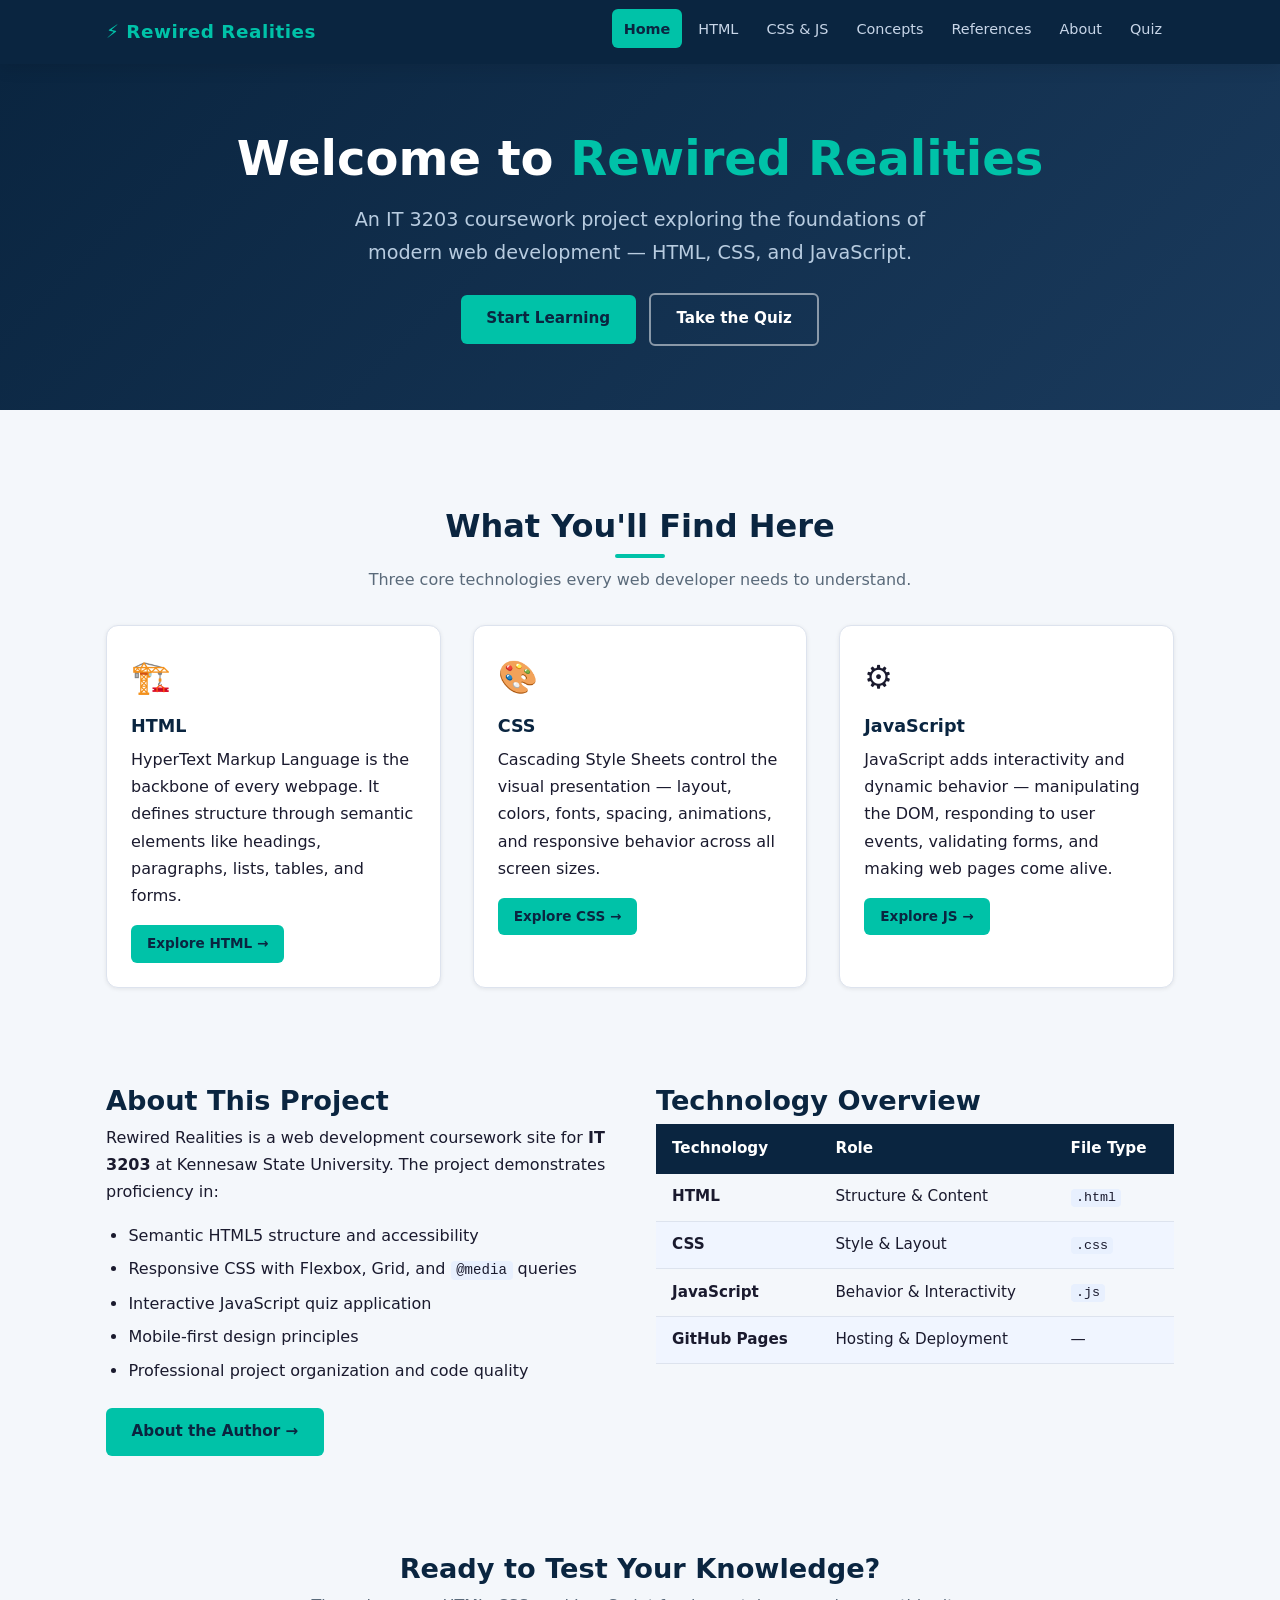
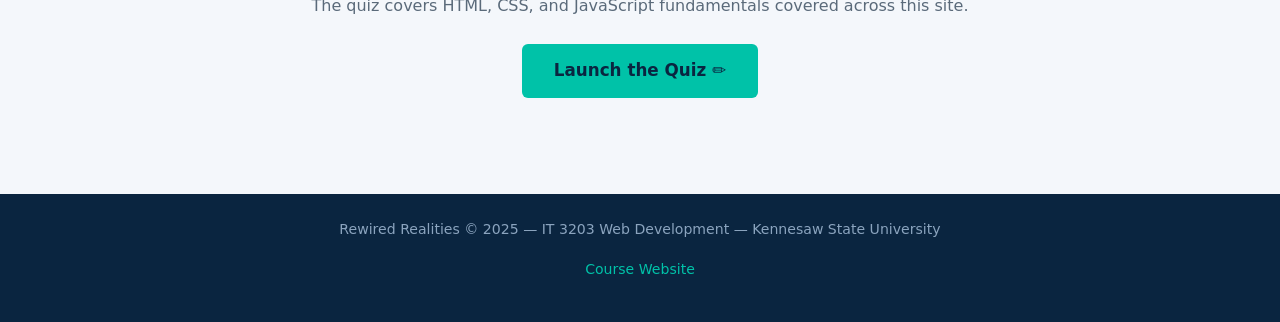
<file: index.html>
<!DOCTYPE html>
<html lang="en">
<head>
  <meta charset="UTF-8">
  <meta name="viewport" content="width=device-width, initial-scale=1.0">
  <meta name="description" content="Rewired Realities — IT 3203 Web Development project covering HTML, CSS, and JavaScript fundamentals.">
  <title>Home | Rewired Realities</title>
  <link rel="stylesheet" href="style.css">
</head>
<body>

  <nav>
    <div class="nav-inner">
      <a href="index.html" class="nav-brand">⚡ Rewired Realities</a>
      <button class="nav-toggle" id="navToggle" aria-label="Toggle navigation" aria-expanded="false">
        <span></span><span></span><span></span>
      </button>
      <ul class="nav-links" id="navLinks">
        <li><a href="index.html" class="active">Home</a></li>
        <li><a href="topic1.html">HTML</a></li>
        <li><a href="topic2.html">CSS &amp; JS</a></li>
        <li><a href="concepts.html">Concepts</a></li>
        <li><a href="references.html">References</a></li>
        <li><a href="about.html">About</a></li>
        <li><a href="quiz.html">Quiz</a></li>
      </ul>
    </div>
  </nav>

  <section class="hero">
    <h1>Welcome to <span class="hero-accent">Rewired Realities</span></h1>
    <p>An IT 3203 coursework project exploring the foundations of modern web development — HTML, CSS, and JavaScript.</p>
    <a href="topic1.html" class="btn btn-primary">Start Learning</a>
    <a href="quiz.html" class="btn btn-secondary">Take the Quiz</a>
  </section>

  <main>
    <div class="container">

      <section class="section">
        <div class="section-title">
          <h2>What You'll Find Here</h2>
          <div class="accent-bar"></div>
          <p>Three core technologies every web developer needs to understand.</p>
        </div>

        <div class="card-grid">
          <div class="card">
            <div class="card-icon">🏗️</div>
            <h3>HTML</h3>
            <p>HyperText Markup Language is the backbone of every webpage. It defines structure through semantic elements like headings, paragraphs, lists, tables, and forms.</p>
            <a href="topic1.html" class="btn btn-primary" style="font-size:0.85rem;padding:0.45rem 1rem;">Explore HTML →</a>
          </div>
          <div class="card">
            <div class="card-icon">🎨</div>
            <h3>CSS</h3>
            <p>Cascading Style Sheets control the visual presentation — layout, colors, fonts, spacing, animations, and responsive behavior across all screen sizes.</p>
            <a href="topic2.html" class="btn btn-primary" style="font-size:0.85rem;padding:0.45rem 1rem;">Explore CSS →</a>
          </div>
          <div class="card">
            <div class="card-icon">⚙️</div>
            <h3>JavaScript</h3>
            <p>JavaScript adds interactivity and dynamic behavior — manipulating the DOM, responding to user events, validating forms, and making web pages come alive.</p>
            <a href="topic2.html" class="btn btn-primary" style="font-size:0.85rem;padding:0.45rem 1rem;">Explore JS →</a>
          </div>
        </div>
      </section>

      <section class="section">
        <div class="two-col">
          <div>
            <h2>About This Project</h2>
            <p>Rewired Realities is a web development coursework site for <strong>IT 3203</strong> at Kennesaw State University. The project demonstrates proficiency in:</p>
            <ul>
              <li>Semantic HTML5 structure and accessibility</li>
              <li>Responsive CSS with Flexbox, Grid, and <code>@media</code> queries</li>
              <li>Interactive JavaScript quiz application</li>
              <li>Mobile-first design principles</li>
              <li>Professional project organization and code quality</li>
            </ul>
            <a href="about.html" class="btn btn-primary" style="margin-top:0.5rem;">About the Author →</a>
          </div>
          <div>
            <h2>Technology Overview</h2>
            <div class="table-wrap">
              <table>
                <thead>
                  <tr>
                    <th>Technology</th>
                    <th>Role</th>
                    <th>File Type</th>
                  </tr>
                </thead>
                <tbody>
                  <tr><td><strong>HTML</strong></td><td>Structure &amp; Content</td><td><code>.html</code></td></tr>
                  <tr><td><strong>CSS</strong></td><td>Style &amp; Layout</td><td><code>.css</code></td></tr>
                  <tr><td><strong>JavaScript</strong></td><td>Behavior &amp; Interactivity</td><td><code>.js</code></td></tr>
                  <tr><td><strong>GitHub Pages</strong></td><td>Hosting &amp; Deployment</td><td>—</td></tr>
                </tbody>
              </table>
            </div>
          </div>
        </div>
      </section>

      <section class="section text-center">
        <h2>Ready to Test Your Knowledge?</h2>
        <p class="text-muted" style="margin-bottom:1.5rem;">The quiz covers HTML, CSS, and JavaScript fundamentals covered across this site.</p>
        <a href="quiz.html" class="btn btn-primary" style="font-size:1.05rem;padding:0.8rem 2rem;">Launch the Quiz ✏️</a>
      </section>

    </div>
  </main>

  <footer>
    <p>Rewired Realities &copy; 2025 &mdash; IT 3203 Web Development &mdash; Kennesaw State University</p>
    <p style="margin-top:0.4rem;"><a href="https://ksuweb.github.io/IT3203/">Course Website</a></p>
  </footer>

  <script>
    const toggle = document.getElementById('navToggle');
    const links  = document.ge
</file>
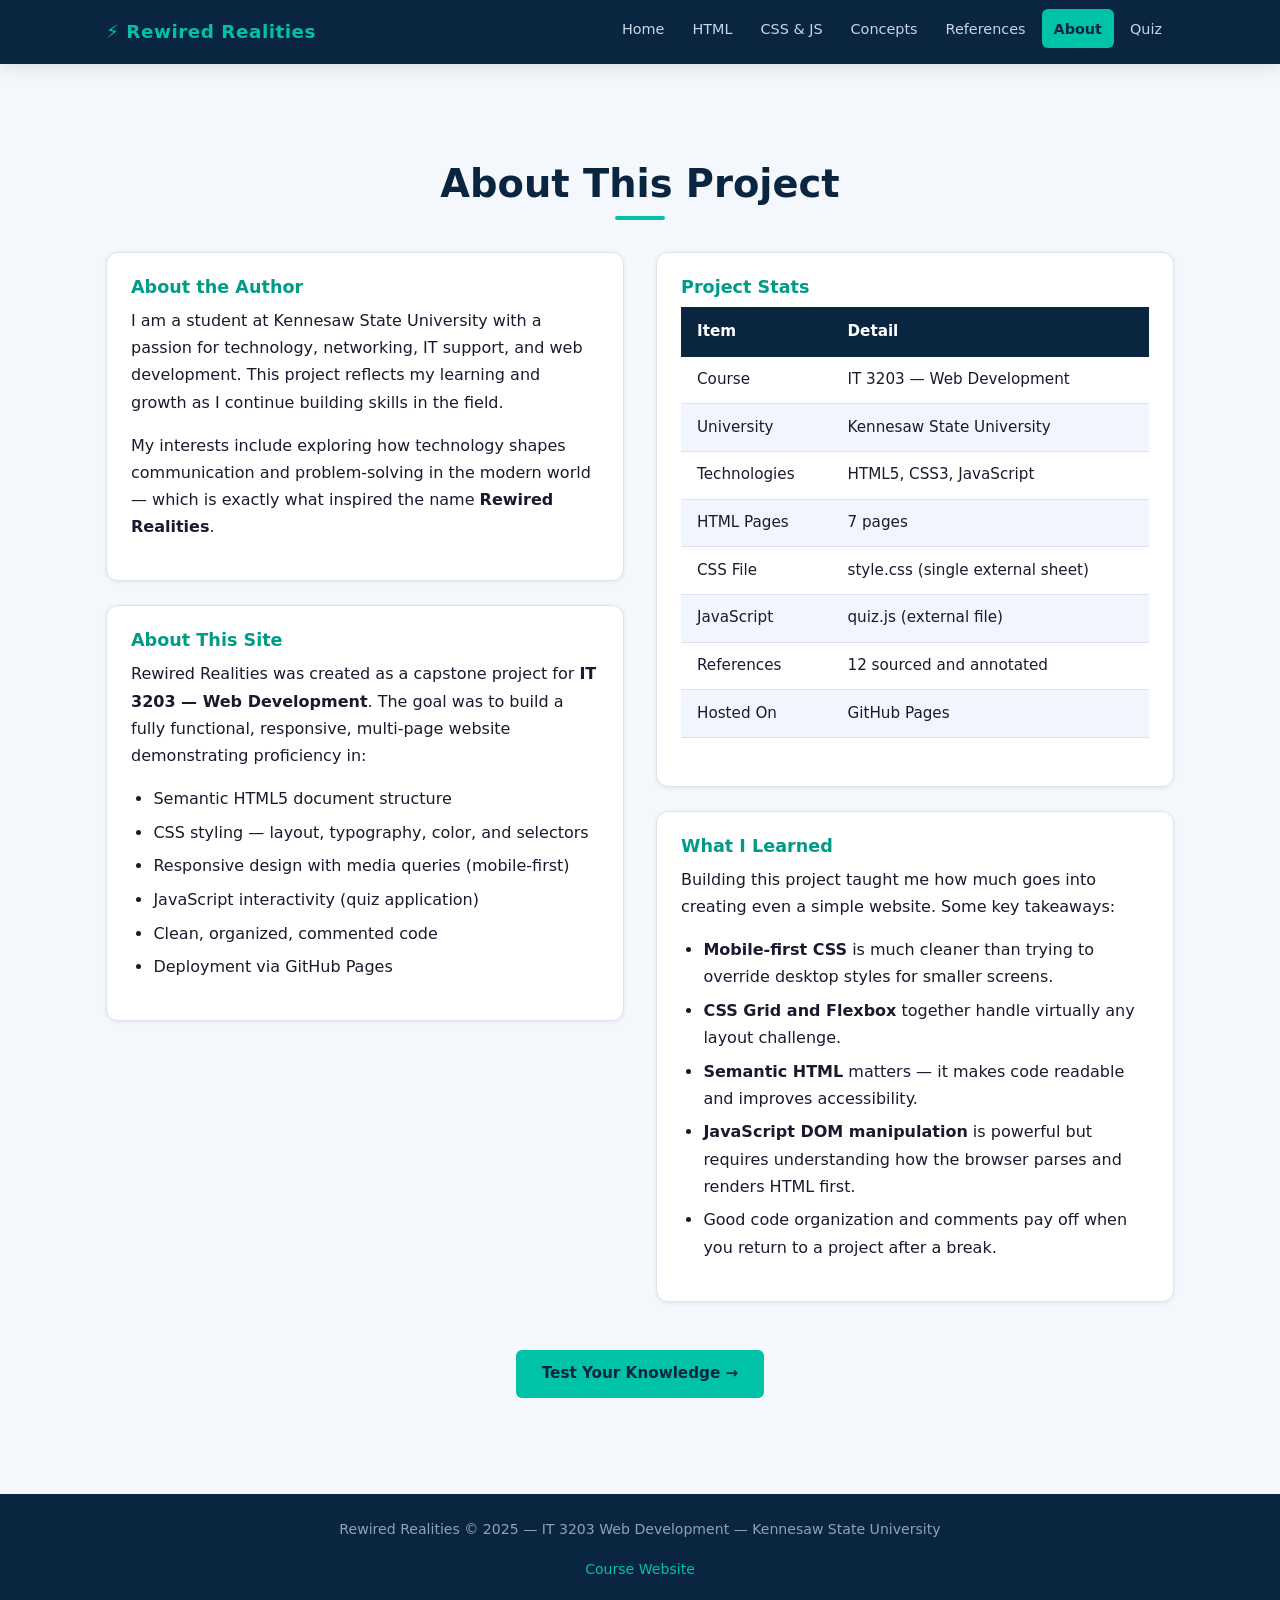
<file: about.html>
<!DOCTYPE html>
<html lang="en">
<head>
  <meta charset="UTF-8">
  <meta name="viewport" content="width=device-width, initial-scale=1.0">
  <meta name="description" content="About the author of Rewired Realities — IT 3203 web development coursework project.">
  <title>About | Rewired Realities</title>
  <link rel="stylesheet" href="style.css">
</head>
<body>

  <nav>
    <div class="nav-inner">
      <a href="index.html" class="nav-brand">⚡ Rewired Realities</a>
      <button class="nav-toggle" id="navToggle" aria-label="Toggle navigation" aria-expanded="false">
        <span></span><span></span><span></span>
      </button>
      <ul class="nav-links" id="navLinks">
        <li><a href="index.html">Home</a></li>
        <li><a href="topic1.html">HTML</a></li>
        <li><a href="topic2.html">CSS &amp; JS</a></li>
        <li><a href="concepts.html">Concepts</a></li>
        <li><a href="references.html">References</a></li>
        <li><a href="about.html" class="active">About</a></li>
        <li><a href="quiz.html">Quiz</a></li>
      </ul>
    </div>
  </nav>

  <main>
    <div class="container">
      <section class="section">

        <div class="section-title">
          <h1>About This Project</h1>
          <div class="accent-bar"></div>
        </div>

        <div class="two-col mb-3">
          <div>
            <div class="concept-block">
              <h3>About the Author</h3>
              <p>I am a student at Kennesaw State University with a passion for technology, networking, IT support, and web development. This project reflects my learning and growth as I continue building skills in the field.</p>
              <p>My interests include exploring how technology shapes communication and problem-solving in the modern world — which is exactly what inspired the name <strong>Rewired Realities</strong>.</p>
            </div>

            <div class="concept-block">
              <h3>About This Site</h3>
              <p>Rewired Realities was created as a capstone project for <strong>IT 3203 — Web Development</strong>. The goal was to build a fully functional, responsive, multi-page website demonstrating proficiency in:</p>
              <ul>
                <li>Semantic HTML5 document structure</li>
                <li>CSS styling — layout, typography, color, and selectors</li>
                <li>Responsive design with media queries (mobile-first)</li>
                <li>JavaScript interactivity (quiz application)</li>
                <li>Clean, organized, commented code</li>
                <li>Deployment via GitHub Pages</li>
              </ul>
            </div>
          </div>

          <div>
            <div class="concept-block">
              <h3>Project Stats</h3>
              <div class="table-wrap">
                <table>
                  <thead>
                    <tr><th>Item</th><th>Detail</th></tr>
                  </thead>
                  <tbody>
                    <tr><td>Course</td><td>IT 3203 — Web Development</td></tr>
                    <tr><td>University</td><td>Kennesaw State University</td></tr>
                    <tr><td>Technologies</td><td>HTML5, CSS3, JavaScript</td></tr>
                    <tr><td>HTML Pages</td><td>7 pages</td></tr>
                    <tr><td>CSS File</td><td>style.css (single external sheet)</td></tr>
                    <tr><td>JavaScript</td><td>quiz.js (external file)</td></tr>
                    <tr><td>References</td><td>12 sourced and annotated</td></tr>
                    <tr><td>Hosted On</td><td>GitHub Pages</td></tr>
                  </tbody>
                </table>
              </div>
            </div>

            <div class="concept-block">
              <h3>What I Learned</h3>
              <p>Building this project taught me how much goes into creating even a simple website. Some key takeaways:</p>
              <ul>
                <li><strong>Mobile-first CSS</strong> is much cleaner than trying to override desktop styles for smaller screens.</li>
                <li><strong>CSS Grid and Flexbox</strong> together handle virtually any layout challenge.</li>
                <li><strong>Semantic HTML</strong> matters — it makes code readable and improves accessibility.</li>
                <li><strong>JavaScript DOM manipulation</strong> is powerful but requires understanding how the browser parses and renders HTML first.</li>
                <li>Good code organization and comments pay off when you return to a project after a break.</li>
              </ul>
            </div>
          </div>
        </div>

        <div class="text-center">
          <a href="quiz.html" class="btn btn-primary">Test Your Knowledge →</a>
        </div>

      </section>
    </div>
  </main>

  <footer>
    <p>Rewired Realities &copy; 2025 &mdash; IT 3203 Web Development &mdash; Kennesaw State University</p>
    <p style="margin-top:0.4rem;"><a href="https://ksuweb.github.io/IT3203/">Course Website</a></p>
  </footer>

  <script>
    const toggle = document.getElementById('navToggle');
    const links  = document.getElementById('navLinks');
    toggle.addEventListener('click', () => {
      const open = links.classList.toggle('open');
      toggle.setAttribute('aria-expanded', open);
    });
    links.querySelectorAll('a').forEach(a =>
      a.addEventListener('click', () => links.classList.remove('open'))
    );
  </script>
</body>
</html>
</file>
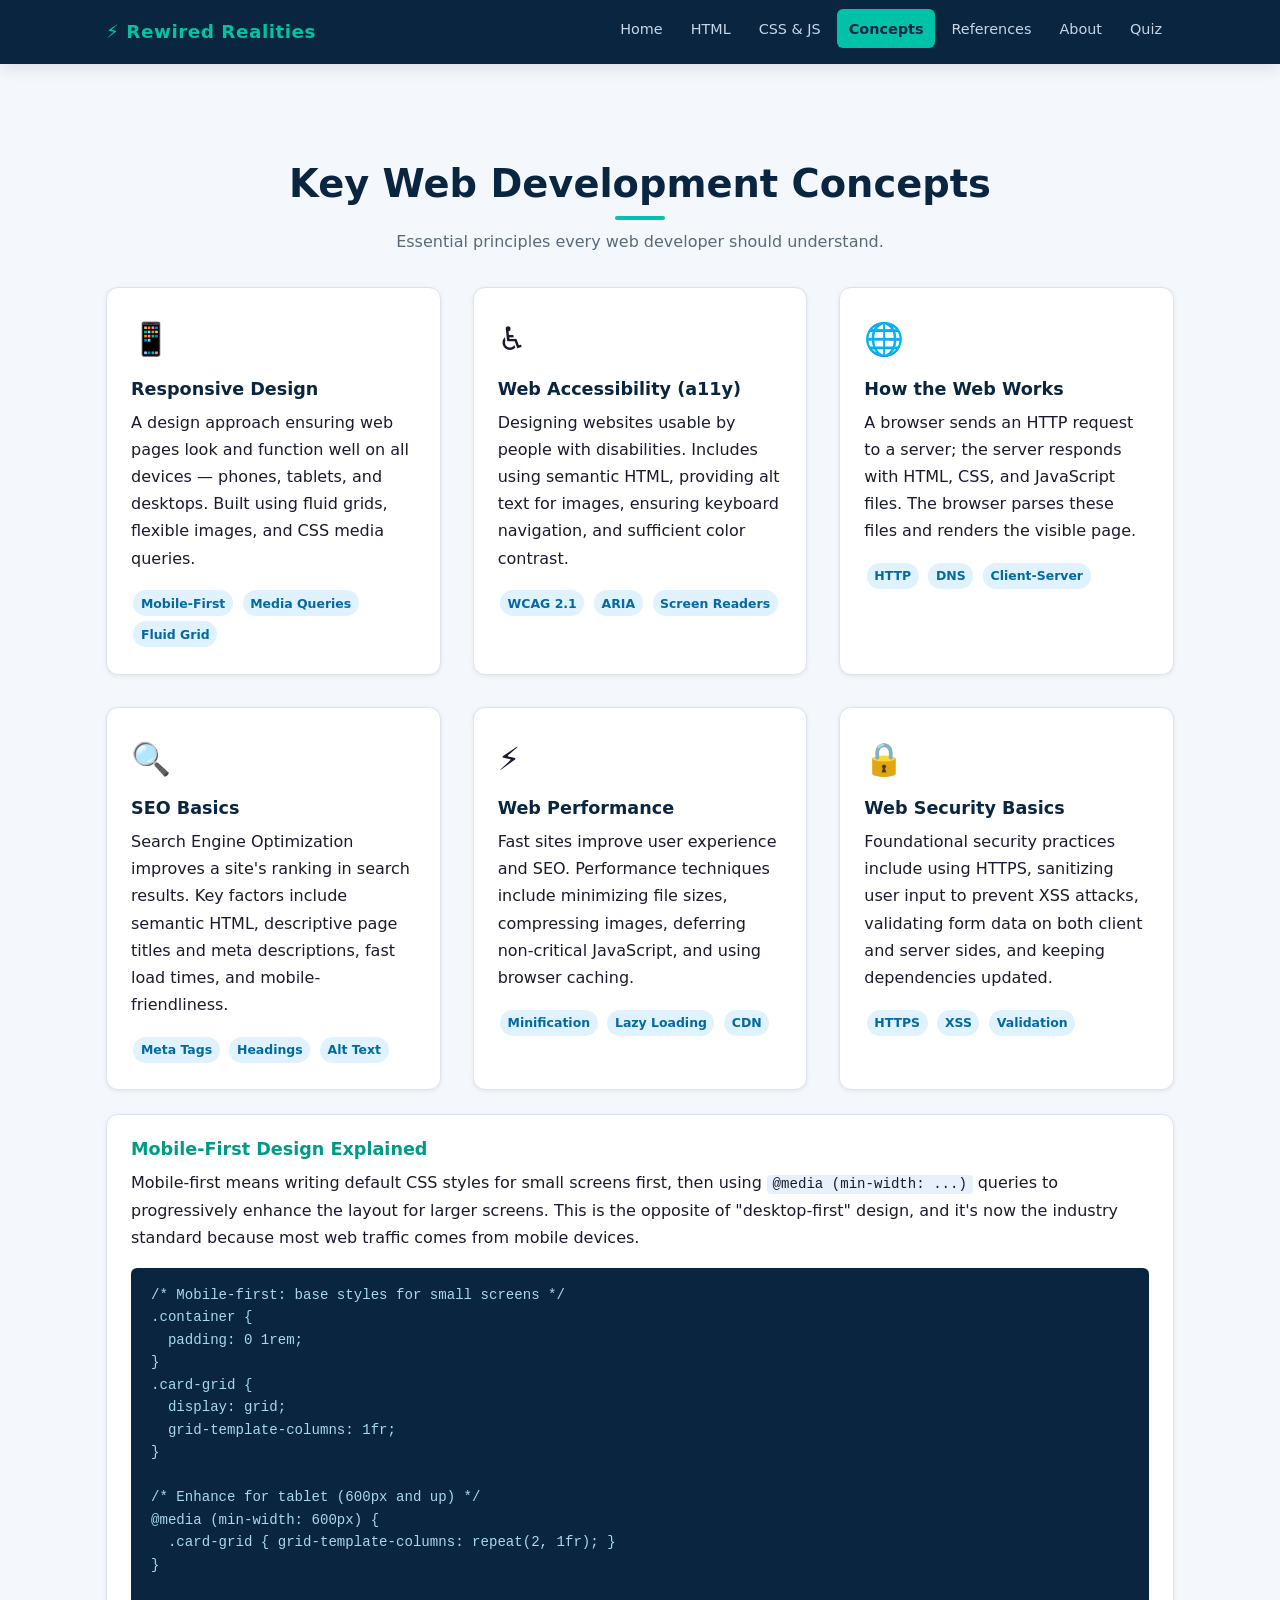
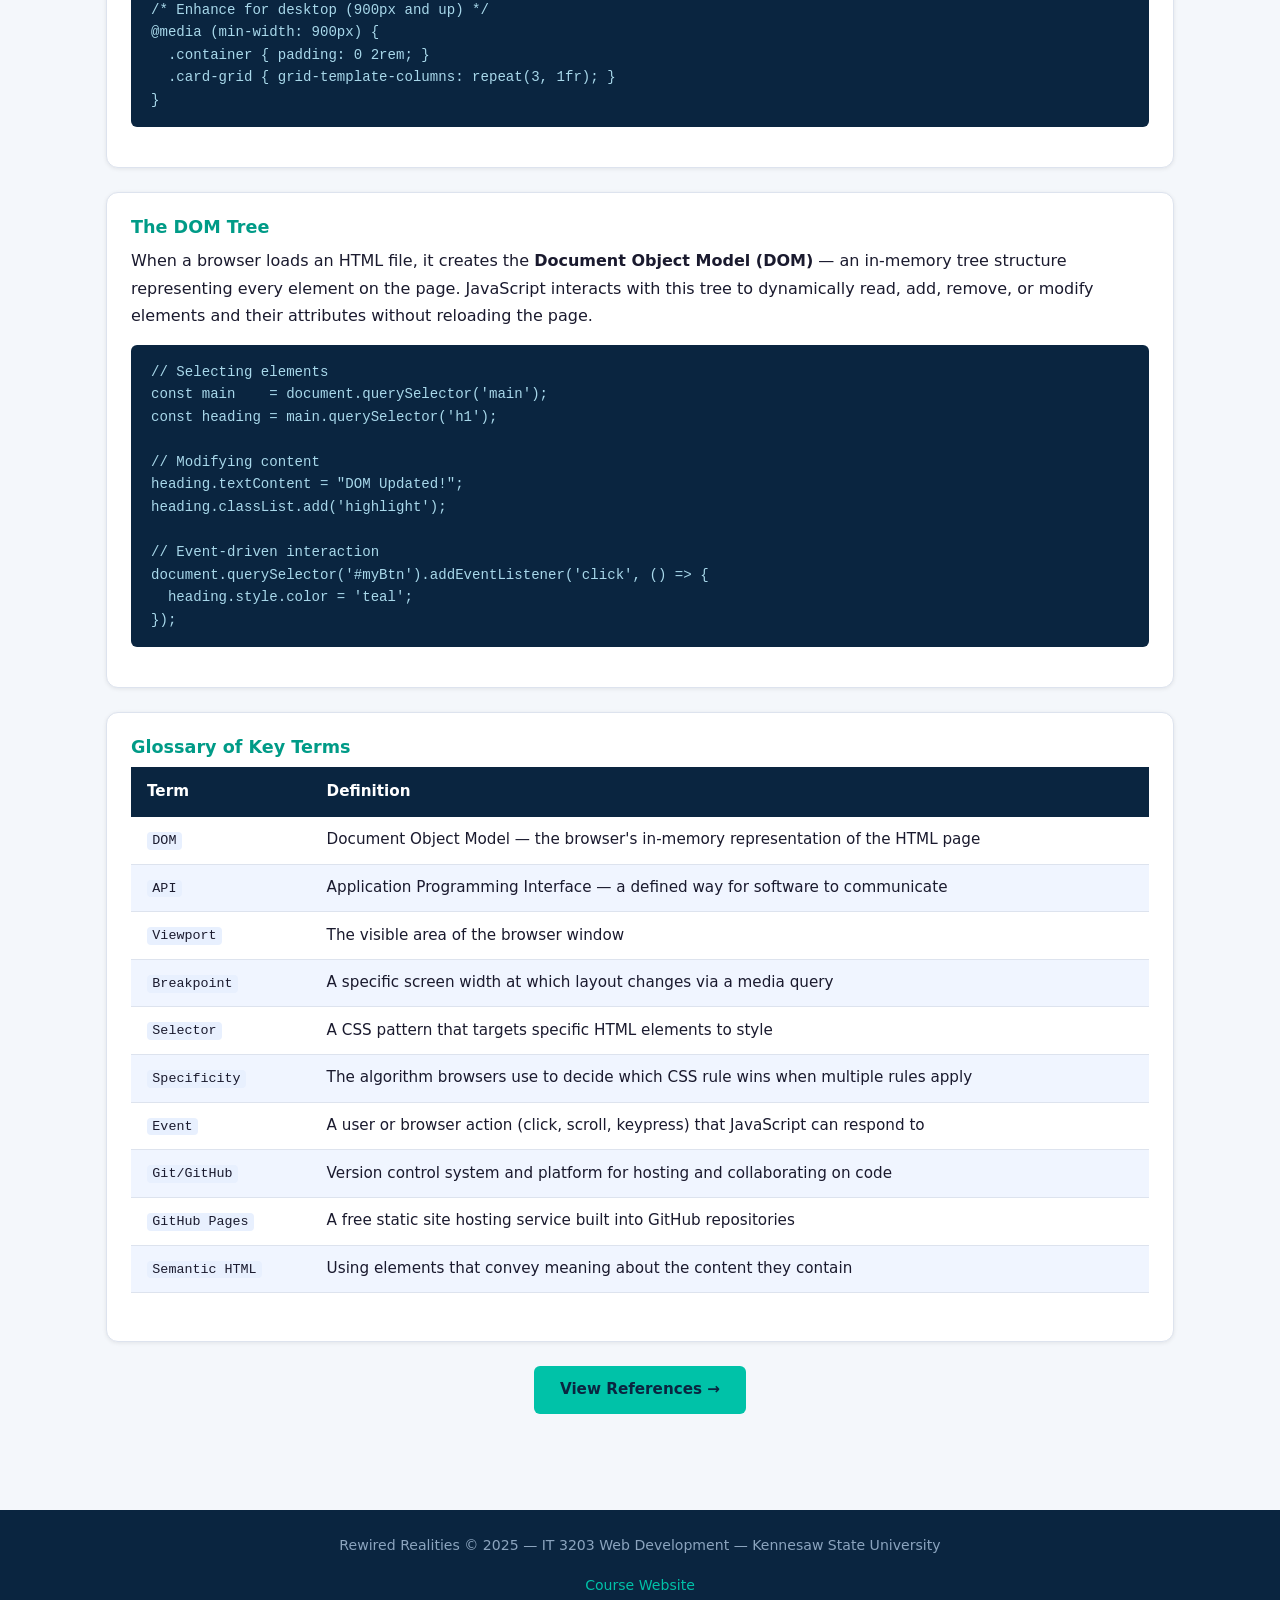
<file: concepts.html>
<!DOCTYPE html>
<html lang="en">
<head>
  <meta charset="UTF-8">
  <meta name="viewport" content="width=device-width, initial-scale=1.0">
  <meta name="description" content="Key web development concepts including responsive design, accessibility, performance, and best practices.">
  <title>Key Concepts | Rewired Realities</title>
  <link rel="stylesheet" href="style.css">
</head>
<body>

  <nav>
    <div class="nav-inner">
      <a href="index.html" class="nav-brand">⚡ Rewired Realities</a>
      <button class="nav-toggle" id="navToggle" aria-label="Toggle navigation" aria-expanded="false">
        <span></span><span></span><span></span>
      </button>
      <ul class="nav-links" id="navLinks">
        <li><a href="index.html">Home</a></li>
        <li><a href="topic1.html">HTML</a></li>
        <li><a href="topic2.html">CSS &amp; JS</a></li>
        <li><a href="concepts.html" class="active">Concepts</a></li>
        <li><a href="references.html">References</a></li>
        <li><a href="about.html">About</a></li>
        <li><a href="quiz.html">Quiz</a></li>
      </ul>
    </div>
  </nav>

  <main>
    <div class="container">
      <section class="section">

        <div class="section-title">
          <h1>Key Web Development Concepts</h1>
          <div class="accent-bar"></div>
          <p class="text-muted">Essential principles every web developer should understand.</p>
        </div>

        <div class="card-grid mb-3">

          <div class="card">
            <div class="card-icon">📱</div>
            <h3>Responsive Design</h3>
            <p>A design approach ensuring web pages look and function well on all devices — phones, tablets, and desktops. Built using fluid grids, flexible images, and CSS media queries.</p>
            <span class="tag">Mobile-First</span>
            <span class="tag">Media Queries</span>
            <span class="tag">Fluid Grid</span>
          </div>

          <div class="card">
            <div class="card-icon">♿</div>
            <h3>Web Accessibility (a11y)</h3>
            <p>Designing websites usable by people with disabilities. Includes using semantic HTML, providing alt text for images, ensuring keyboard navigation, and sufficient color contrast.</p>
            <span class="tag">WCAG 2.1</span>
            <span class="tag">ARIA</span>
            <span class="tag">Screen Readers</span>
          </div>

          <div class="card">
            <div class="card-icon">🌐</div>
            <h3>How the Web Works</h3>
            <p>A browser sends an HTTP request to a server; the server responds with HTML, CSS, and JavaScript files. The browser parses these files and renders the visible page.</p>
            <span class="tag">HTTP</span>
            <span class="tag">DNS</span>
            <span class="tag">Client-Server</span>
          </div>

          <div class="card">
            <div class="card-icon">🔍</div>
            <h3>SEO Basics</h3>
            <p>Search Engine Optimization improves a site's ranking in search results. Key factors include semantic HTML, descriptive page titles and meta descriptions, fast load times, and mobile-friendliness.</p>
            <span class="tag">Meta Tags</span>
            <span class="tag">Headings</span>
            <span class="tag">Alt Text</span>
          </div>

          <div class="card">
            <div class="card-icon">⚡</div>
            <h3>Web Performance</h3>
            <p>Fast sites improve user experience and SEO. Performance techniques include minimizing file sizes, compressing images, deferring non-critical JavaScript, and using browser caching.</p>
            <span class="tag">Minification</span>
            <span class="tag">Lazy Loading</span>
            <span class="tag">CDN</span>
          </div>

          <div class="card">
            <div class="card-icon">🔒</div>
            <h3>Web Security Basics</h3>
            <p>Foundational security practices include using HTTPS, sanitizing user input to prevent XSS attacks, validating form data on both client and server sides, and keeping dependencies updated.</p>
            <span class="tag">HTTPS</span>
            <span class="tag">XSS</span>
            <span class="tag">Validation</span>
          </div>

        </div>

        <div class="concept-block">
          <h3>Mobile-First Design Explained</h3>
          <p>Mobile-first means writing default CSS styles for small screens first, then using <code>@media (min-width: ...)</code> queries to progressively enhance the layout for larger screens. This is the opposite of "desktop-first" design, and it's now the industry standard because most web traffic comes from mobile devices.</p>
          <pre>/* Mobile-first: base styles for small screens */
.container {
  padding: 0 1rem;
}
.card-grid {
  display: grid;
  grid-template-columns: 1fr;
}

/* Enhance for tablet (600px and up) */
@media (min-width: 600px) {
  .card-grid { grid-template-columns: repeat(2, 1fr); }
}

/* Enhance for desktop (900px and up) */
@media (min-width: 900px) {
  .container { padding: 0 2rem; }
  .card-grid { grid-template-columns: repeat(3, 1fr); }
}</pre>
        </div>

        <div class="concept-block">
          <h3>The DOM Tree</h3>
          <p>When a browser loads an HTML file, it creates the <strong>Document Object Model (DOM)</strong> — an in-memory tree structure representing every element on the page. JavaScript interacts with this tree to dynamically read, add, remove, or modify elements and their attributes without reloading the page.</p>
          <pre>// Selecting elements
const main    = document.querySelector('main');
const heading = main.querySelector('h1');

// Modifying content
heading.textContent = "DOM Updated!";
heading.classList.add('highlight');

// Event-driven interaction
document.querySelector('#myBtn').addEventListener('click', () => {
  heading.style.color = 'teal';
});</pre>
        </div>

        <div class="concept-block">
          <h3>Glossary of Key Terms</h3>
          <div class="table-wrap">
            <table>
              <thead>
                <tr><th>Term</th><th>Definition</th></tr>
              </thead>
              <tbody>
                <tr><td><code>DOM</code></td><td>Document Object Model — the browser's in-memory representation of the HTML page</td></tr>
                <tr><td><code>API</code></td><td>Application Programming Interface — a defined way for software to communicate</td></tr>
                <tr><td><code>Viewport</code></td><td>The visible area of the browser window</td></tr>
                <tr><td><code>Breakpoint</code></td><td>A specific screen width at which layout changes via a media query</td></tr>
                <tr><td><code>Selector</code></td><td>A CSS pattern that targets specific HTML elements to style</td></tr>
                <tr><td><code>Specificity</code></td><td>The algorithm browsers use to decide which CSS rule wins when multiple rules apply</td></tr>
                <tr><td><code>Event</code></td><td>A user or browser action (click, scroll, keypress) that JavaScript can respond to</td></tr>
                <tr><td><code>Git/GitHub</code></td><td>Version control system and platform for hosting and collaborating on code</td></tr>
                <tr><td><code>GitHub Pages</code></td><td>A free static site hosting service built into GitHub repositories</td></tr>
                <tr><td><code>Semantic HTML</code></td><td>Using elements that convey meaning about the content they contain</td></tr>
              </tbody>
            </table>
          </div>
        </div>

        <div class="text-center mt-3">
          <a href="references.html" class="btn btn-primary">View References →</a>
        </div>

      </section>
    </div>
  </main>

  <footer>
    <p>Rewired Realities &copy; 2025 &mdash; IT 3203 Web Development &mdash; Kennesaw State University</p>
    <p style="margin-top:0.4rem;"><a href="https://ksuweb.github.io/IT3203/">Course Website</a></p>
  </footer>

  <script>
    const toggle = document.getElementById('navToggle');
    const links  = document.getElementById('navLinks');
    toggle.addEventListener('click', () => {
      const open = links.classList.toggle('open');
      toggle.setAttribute('aria-expanded', open);
    });
    links.querySelectorAll('a').forEach(a =>
      a.addEventListener('click', () => links.classList.remove('open'))
    );
  </script>
</body>
</html>
</file>
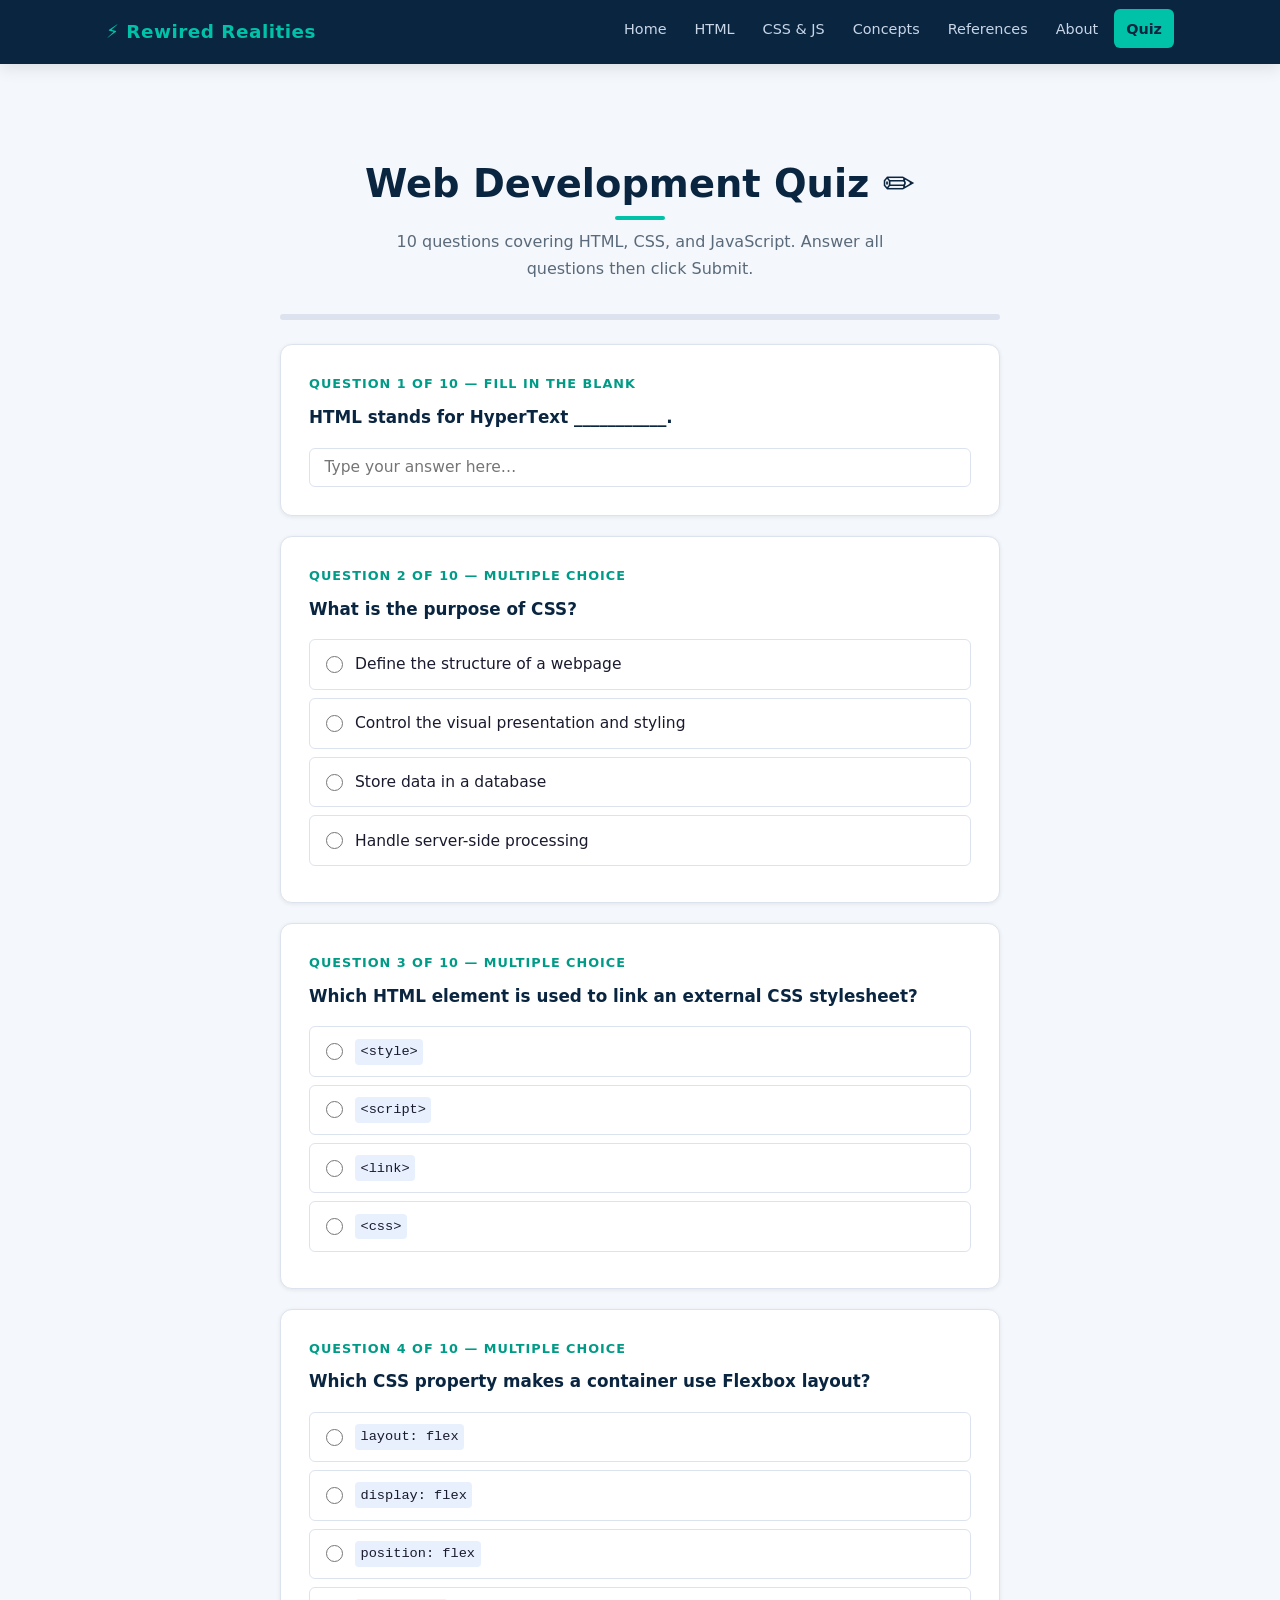
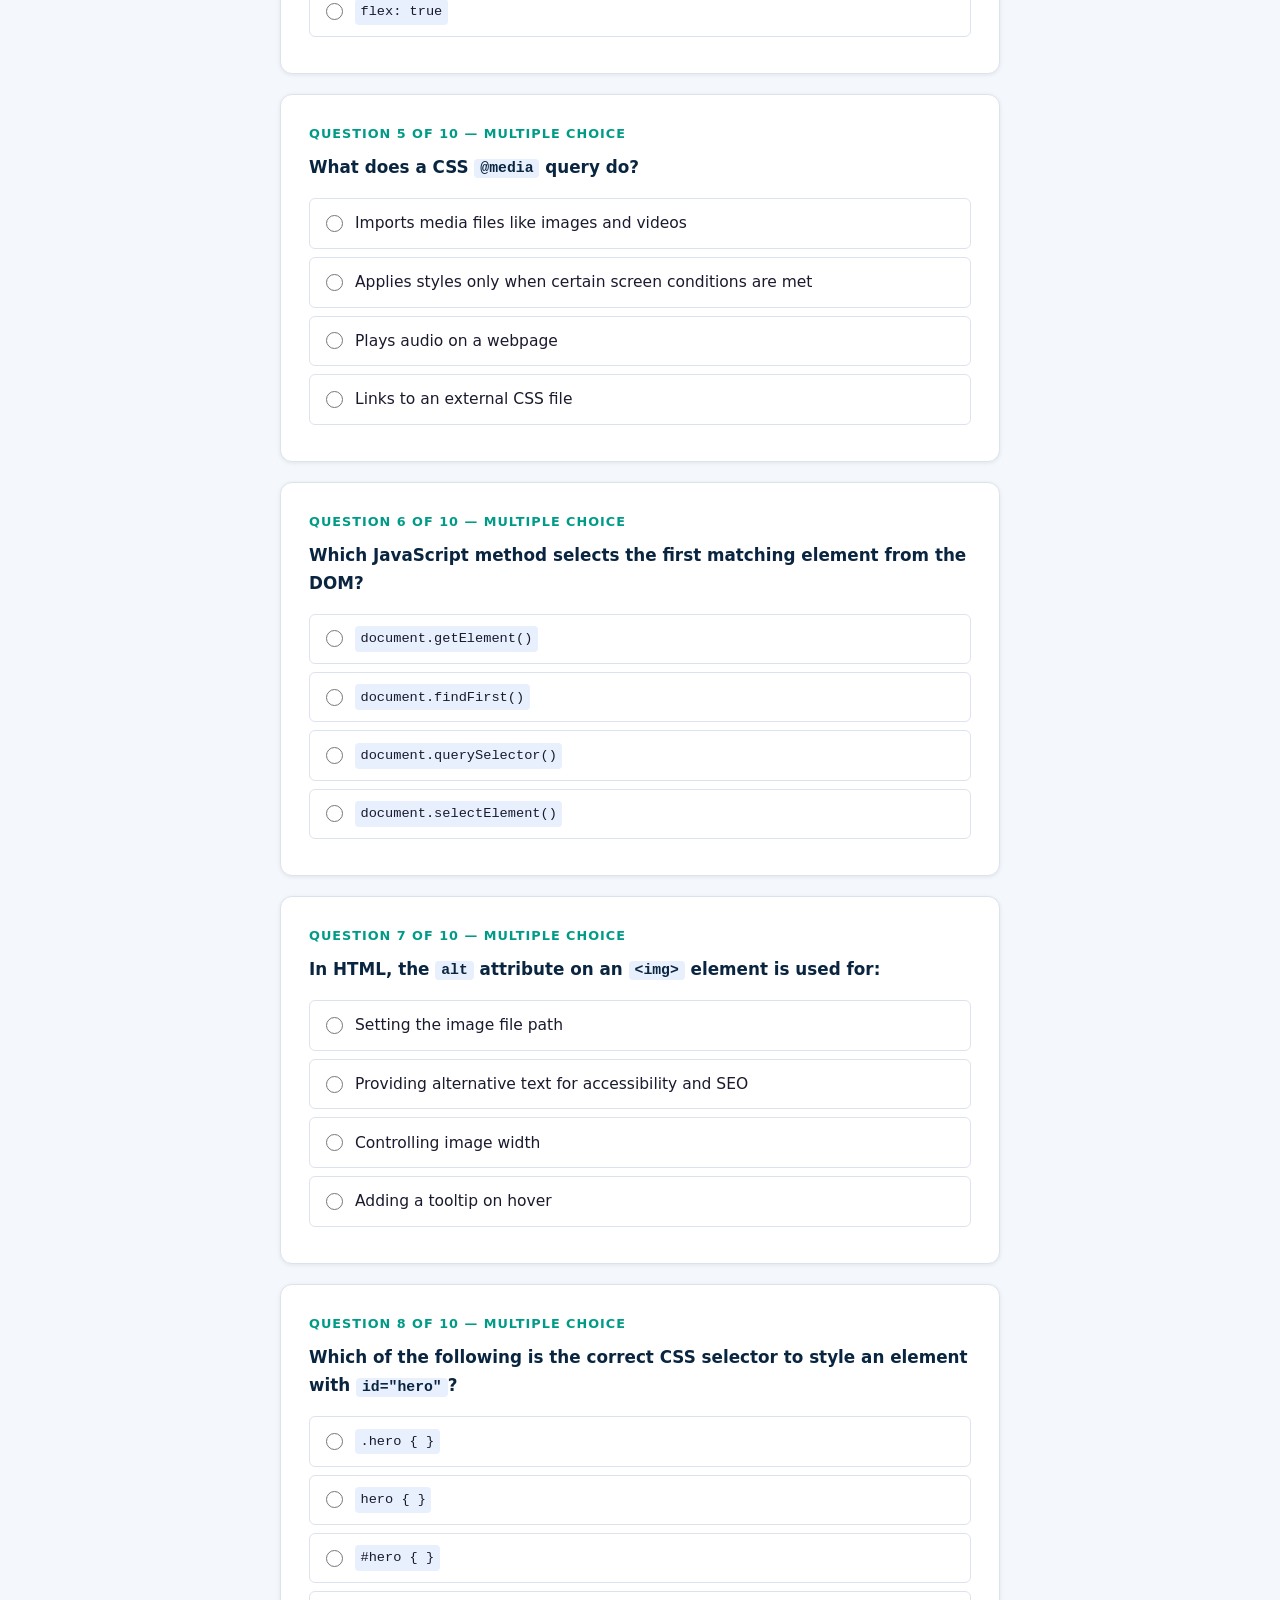
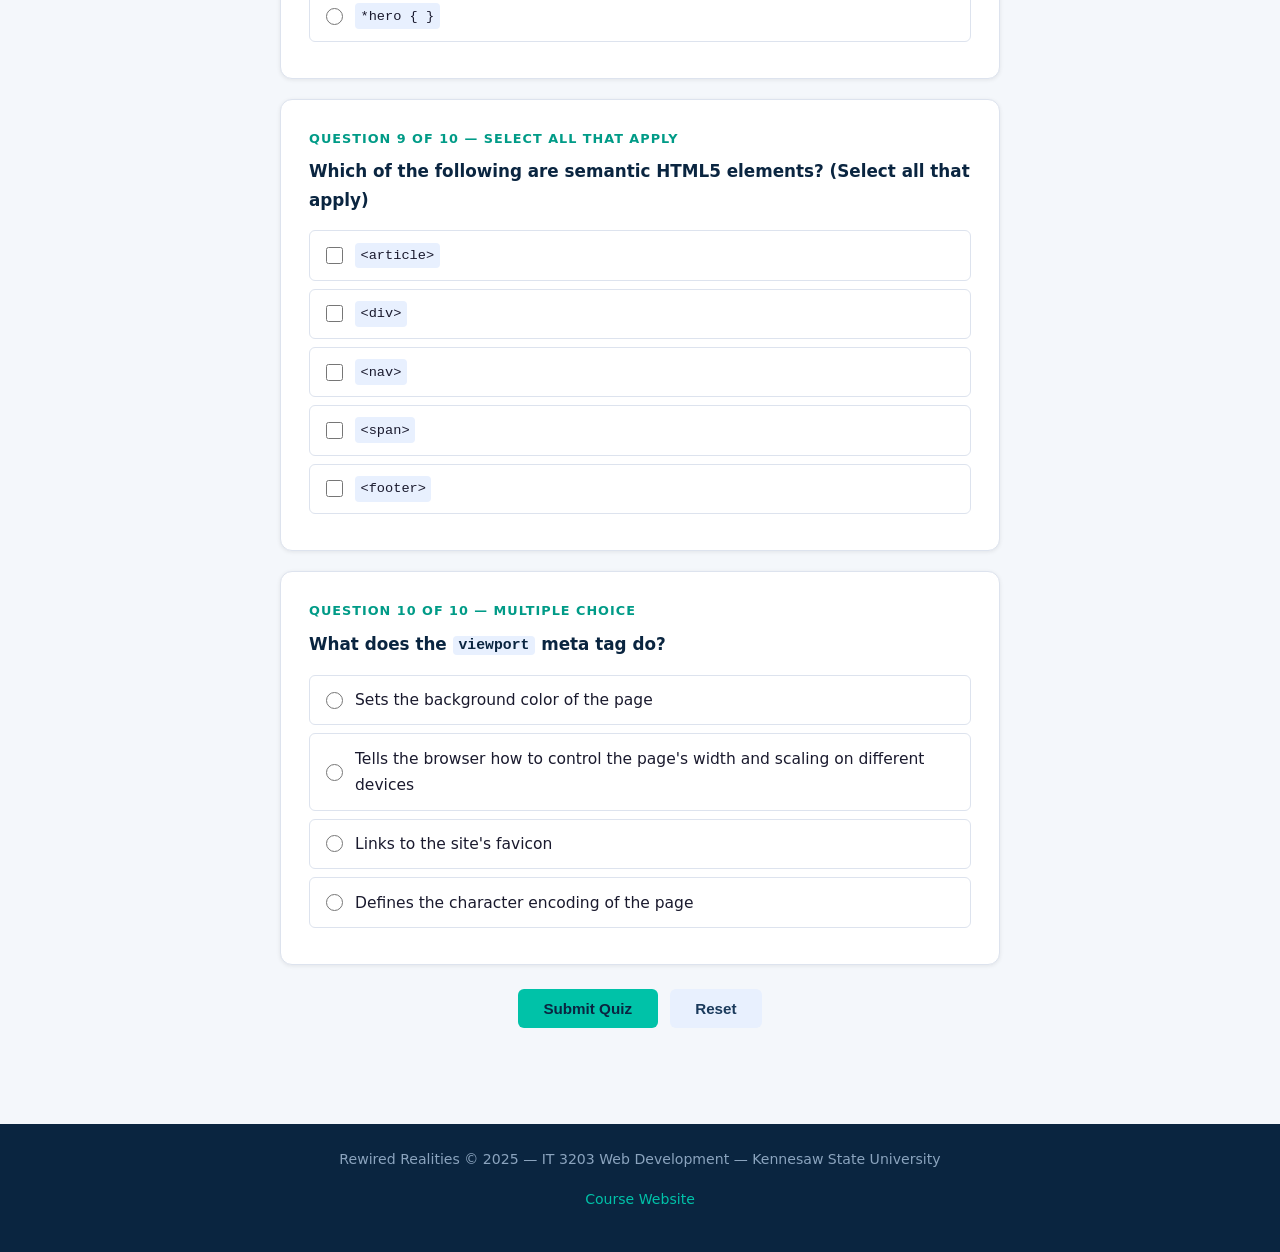
<file: quiz.html>
<!DOCTYPE html>
<html lang="en">
<head>
  <meta charset="UTF-8">
  <meta name="viewport" content="width=device-width, initial-scale=1.0">
  <meta name="description" content="Test your HTML, CSS, and JavaScript knowledge with the Rewired Realities web development quiz.">
  <title>Quiz | Rewired Realities</title>
  <link rel="stylesheet" href="style.css">
</head>
<body>

  <nav>
    <div class="nav-inner">
      <a href="index.html" class="nav-brand">⚡ Rewired Realities</a>
      <button class="nav-toggle" id="navToggle" aria-label="Toggle navigation" aria-expanded="false">
        <span></span><span></span><span></span>
      </button>
      <ul class="nav-links" id="navLinks">
        <li><a href="index.html">Home</a></li>
        <li><a href="topic1.html">HTML</a></li>
        <li><a href="topic2.html">CSS &amp; JS</a></li>
        <li><a href="concepts.html">Concepts</a></li>
        <li><a href="references.html">References</a></li>
        <li><a href="about.html">About</a></li>
        <li><a href="quiz.html" class="active">Quiz</a></li>
      </ul>
    </div>
  </nav>

  <main>
    <div class="container">
      <section class="section">

        <div class="section-title">
          <h1>Web Development Quiz ✏️</h1>
          <div class="accent-bar"></div>
          <p class="text-muted">10 questions covering HTML, CSS, and JavaScript. Answer all questions then click Submit.</p>
        </div>

        <div class="quiz-wrapper">

          <div class="quiz-progress" role="progressbar" aria-valuenow="0" aria-valuemin="0" aria-valuemax="10">
            <div class="quiz-progress-bar" id="progressBar" style="width: 0%"></div>
          </div>

          <form id="quizForm" novalidate>

            <div class="question-card" id="qcard-1">
              <div class="q-label">Question 1 of 10 — Fill in the Blank</div>
              <p>HTML stands for <strong>H</strong>yper<strong>T</strong>ext ___________.</p>
              <div class="options">
                <input type="text" id="q1" name="q1" placeholder="Type your answer here…" autocomplete="off">
              </div>
            </div>

            <div class="question-card" id="qcard-2">
              <div class="q-label">Question 2 of 10 — Multiple Choice</div>
              <p>What is the purpose of CSS?</p>
              <div class="options" id="opts-q2">
                <label><input type="radio" name="q2" value="a"> Define the structure of a webpage</label>
                <label><input type="radio" name="q2" value="b"> Control the visual presentation and styling</label>
                <label><input type="radio" name="q2" value="c"> Store data in a database</label>
                <label><input type="radio" name="q2" value="d"> Handle server-side processing</label>
              </div>
            </div>

            <div class="question-card" id="qcard-3">
              <div class="q-label">Question 3 of 10 — Multiple Choice</div>
              <p>Which HTML element is used to link an external CSS stylesheet?</p>
              <div class="options" id="opts-q3">
                <label><input type="radio" name="q3" value="a"> <code>&lt;style&gt;</code></label>
                <label><input type="radio" name="q3" value="b"> <code>&lt;script&gt;</code></label>
                <label><input type="radio" name="q3" value="c"> <code>&lt;link&gt;</code></label>
                <label><input type="radio" name="q3" value="d"> <code>&lt;css&gt;</code></label>
              </div>
            </div>

            <div class="question-card" id="qcard-4">
              <div class="q-label">Question 4 of 10 — Multiple Choice</div>
              <p>Which CSS property makes a container use Flexbox layout?</p>
              <div class="options" id="opts-q4">
                <label><input type="radio" name="q4" value="a"> <code>layout: flex</code></label>
                <label><input type="radio" name="q4" value="b"> <code>display: flex</code></label>
                <label><input type="radio" name="q4" value="c"> <code>position: flex</code></label>
                <label><input type="radio" name="q4" value="d"> <code>flex: true</code></label>
              </div>
            </div>

            <div class="question-card" id="qcard-5">
              <div class="q-label">Question 5 of 10 — Multiple Choice</div>
              <p>What does a CSS <code>@media</code> query do?</p>
              <div class="options" id="opts-q5">
                <label><input type="radio" name="q5" value="a"> Imports media files like images and videos</label>
                <label><input type="radio" name="q5" value="b"> Applies styles only when certain screen conditions are met</label>
                <label><input type="radio" name="q5" value="c"> Plays audio on a webpage</label>
                <label><input type="radio" name="q5" value="d"> Links to an external CSS file</label>
              </div>
            </div>

            <div class="question-card" id="qcard-6">
              <div class="q-label">Question 6 of 10 — Multiple Choice</div>
              <p>Which JavaScript method selects the first matching element from the DOM?</p>
              <div class="options" id="opts-q6">
                <label><input type="radio" name="q6" value="a"> <code>document.getElement()</code></label>
                <label><input type="radio" name="q6" value="b"> <code>document.findFirst()</code></label>
                <label><input type="radio" name="q6" value="c"> <code>document.querySelector()</code></label>
                <label><input type="radio" name="q6" value="d"> <code>document.selectElement()</code></label>
              </div>
            </div>

            <div class="question-card" id="qcard-7">
              <div class="q-label">Question 7 of 10 — Multiple Choice</div>
              <p>In HTML, the <code>alt</code> attribute on an <code>&lt;img&gt;</code> element is used for:</p>
              <div class="options" id="opts-q7">
                <label><input type="radio" name="q7" value="a"> Setting the image file path</label>
                <label><input type="radio" name="q7" value="b"> Providing alternative text for accessibility and SEO</label>
                <label><input type="radio" name="q7" value="c"> Controlling image width</label>
                <label><input type="radio" name="q7" value="d"> Adding a tooltip on hover</label>
              </div>
            </div>

            <div class="question-card" id="qcard-8">
              <div class="q-label">Question 8 of 10 — Multiple Choice</div>
              <p>Which of the following is the correct CSS selector to style an element with <code>id="hero"</code>?</p>
              <div class="options" id="opts-q8">
                <label><input type="radio" name="q8" value="a"> <code>.hero { }</code></label>
                <label><input type="radio" name="q8" value="b"> <code>hero { }</code></label>
                <label><input type="radio" name="q8" value="c"> <code>#hero { }</code></label>
                <label><input type="radio" name="q8" value="d"> <code>*hero { }</code></label>
              </div>
            </div>

            <div class="question-card" id="qcard-9">
              <div class="q-label">Question 9 of 10 — Select All That Apply</div>
              <p>Which of the following are <strong>semantic</strong> HTML5 elements? (Select all that apply)</p>
              <div class="options" id="opts-q9">
                <label><input type="checkbox" name="q9" value="article"> <code>&lt;article&gt;</code></label>
                <label><input type="checkbox" name="q9" value="div"> <code>&lt;div&gt;</code></label>
                <label><input type="checkbox" name="q9" value="nav"> <code>&lt;nav&gt;</code></label>
                <label><input type="checkbox" name="q9" value="span"> <code>&lt;span&gt;</code></label>
                <label><input type="checkbox" name="q9" value="footer"> <code>&lt;footer&gt;</code></label>
              </div>
            </div>

            <div class="question-card" id="qcard-10">
              <div class="q-label">Question 10 of 10 — Multiple Choice</div>
              <p>What does the <code>viewport</code> meta tag do?</p>
              <div class="options" id="opts-q10">
                <label><input type="radio" name="q10" value="a"> Sets the background color of the page</label>
                <label><input type="radio" name="q10" value="b"> Tells the browser how to control the page's width and scaling on different devices</label>
                <label><input type="radio" name="q10" value="c"> Links to the site's favicon</label>
                <label><input type="radio" name="q10" value="d"> Defines the character encoding of the page</label>
              </div>
            </div>

            <div class="quiz-btn-row">
              <button type="button" class="btn btn-primary" id="submitBtn" onclick="gradeQuiz()">Submit Quiz</button>
              <button type="button" class="btn" style="background:#e8f0fe;color:#1a3a5c;" id="resetBtn" onclick="resetQuiz()">Reset</button>
            </div>

          </form>

          <div id="quiz-results">
            <h2>Quiz Complete! 🎉</h2>
            <div class="score-display" id="scoreDisplay">0/10</div>
            <p class="score-msg" id="scoreMsg">Loading…</p>
            <div class="quiz-btn-row">
              <button class="btn btn-primary" onclick="resetQuiz()">Try Again</button>
              <a href="concepts.html" class="btn" style="background:#e8f0fe;color:#1a3a5c;">Review Concepts</a>
            </div>
          </div>

        </div>
      </section>
    </div>
  </main>

  <footer>
    <p>Rewired Realities &copy; 2025 &mdash; IT 3203 Web Development &mdash; Kennesaw State University</p>
    <p style="margin-top:0.4rem;"><a href="https://ksuweb.github.io/IT3203/">Course Website</a></p>
  </footer>

  <script src="quiz.js"></script>

  <script>
    const toggle = document.getElementById('navToggle');
    const links  = document.getElementById('navLinks');
    toggle.addEventListener('click', () => {
      const open = links.classList.toggle('open');
      toggle.setAttribute('aria-expanded', open);
    });
    links.querySelectorAll('a').forEach(a =>
      a.addEventListener('click', () => links.classList.remove('open'))
    );
  </script>

</body>
</html>
</file>
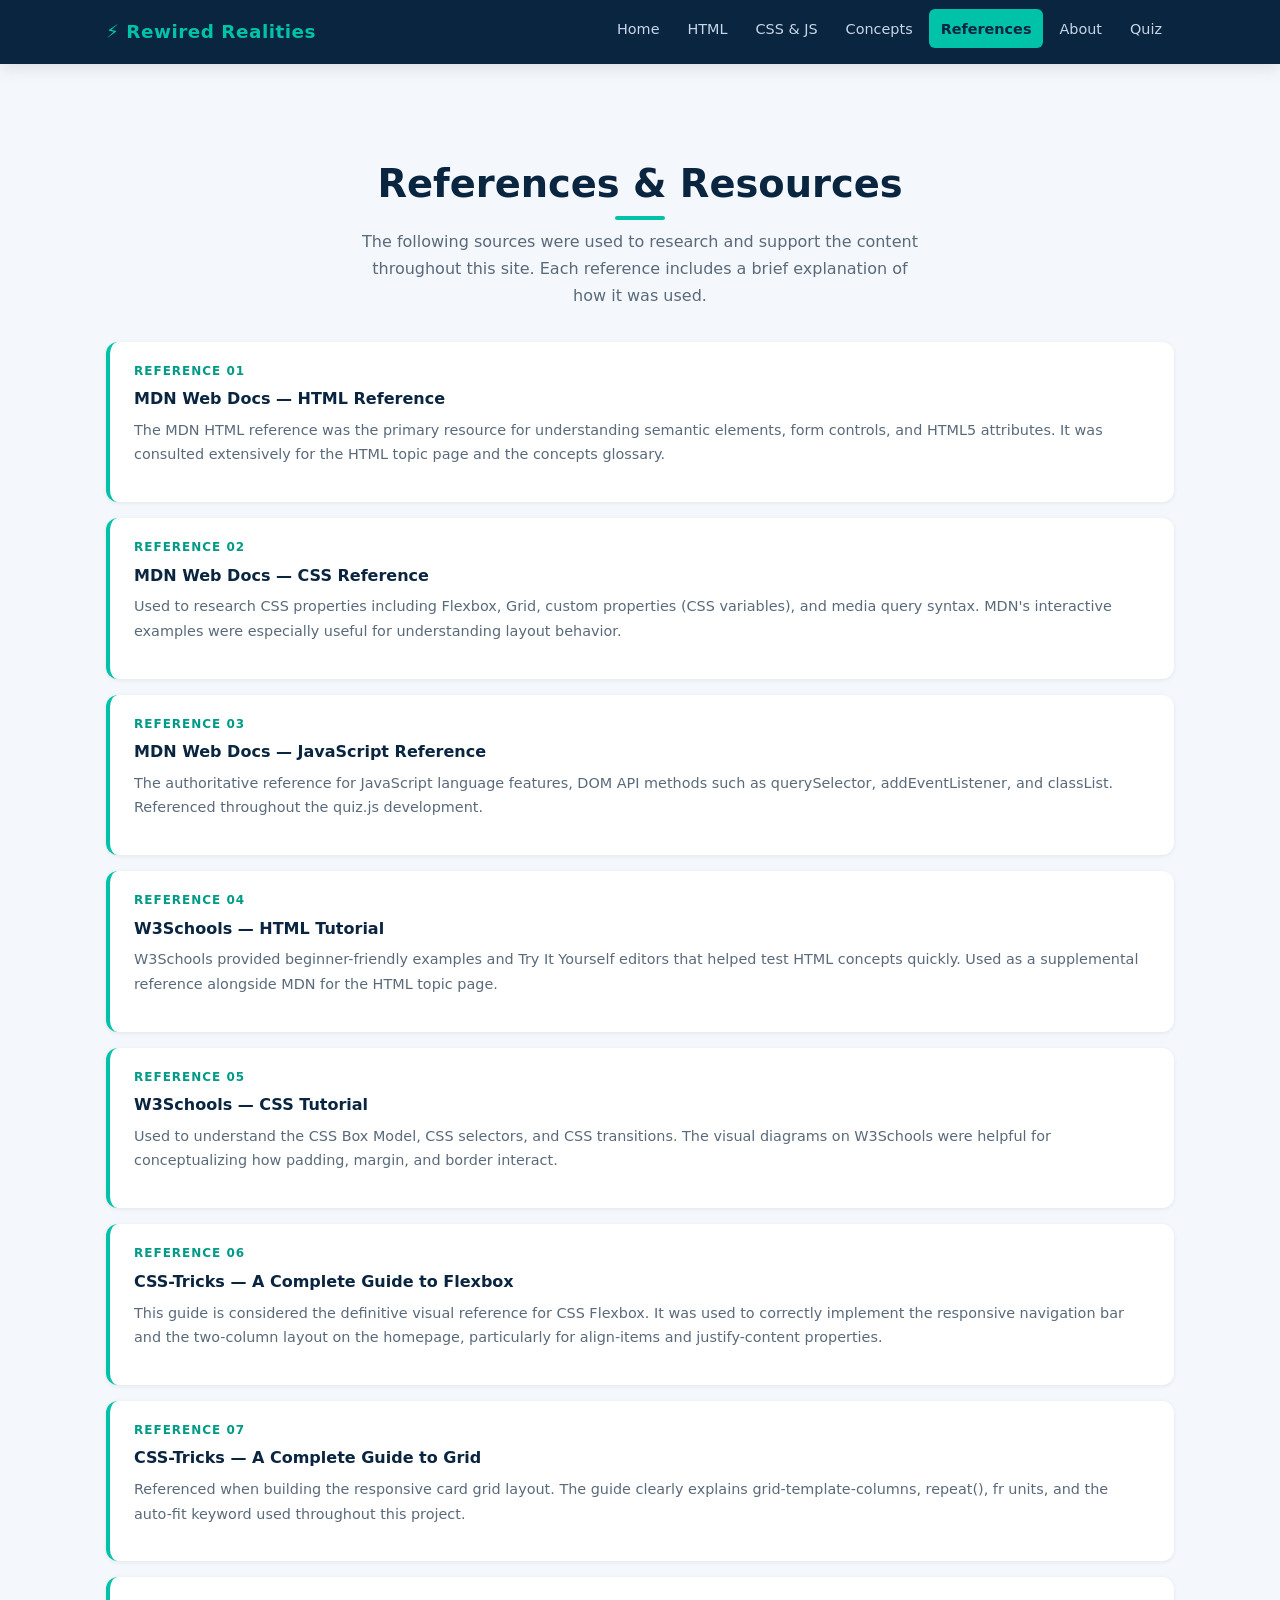
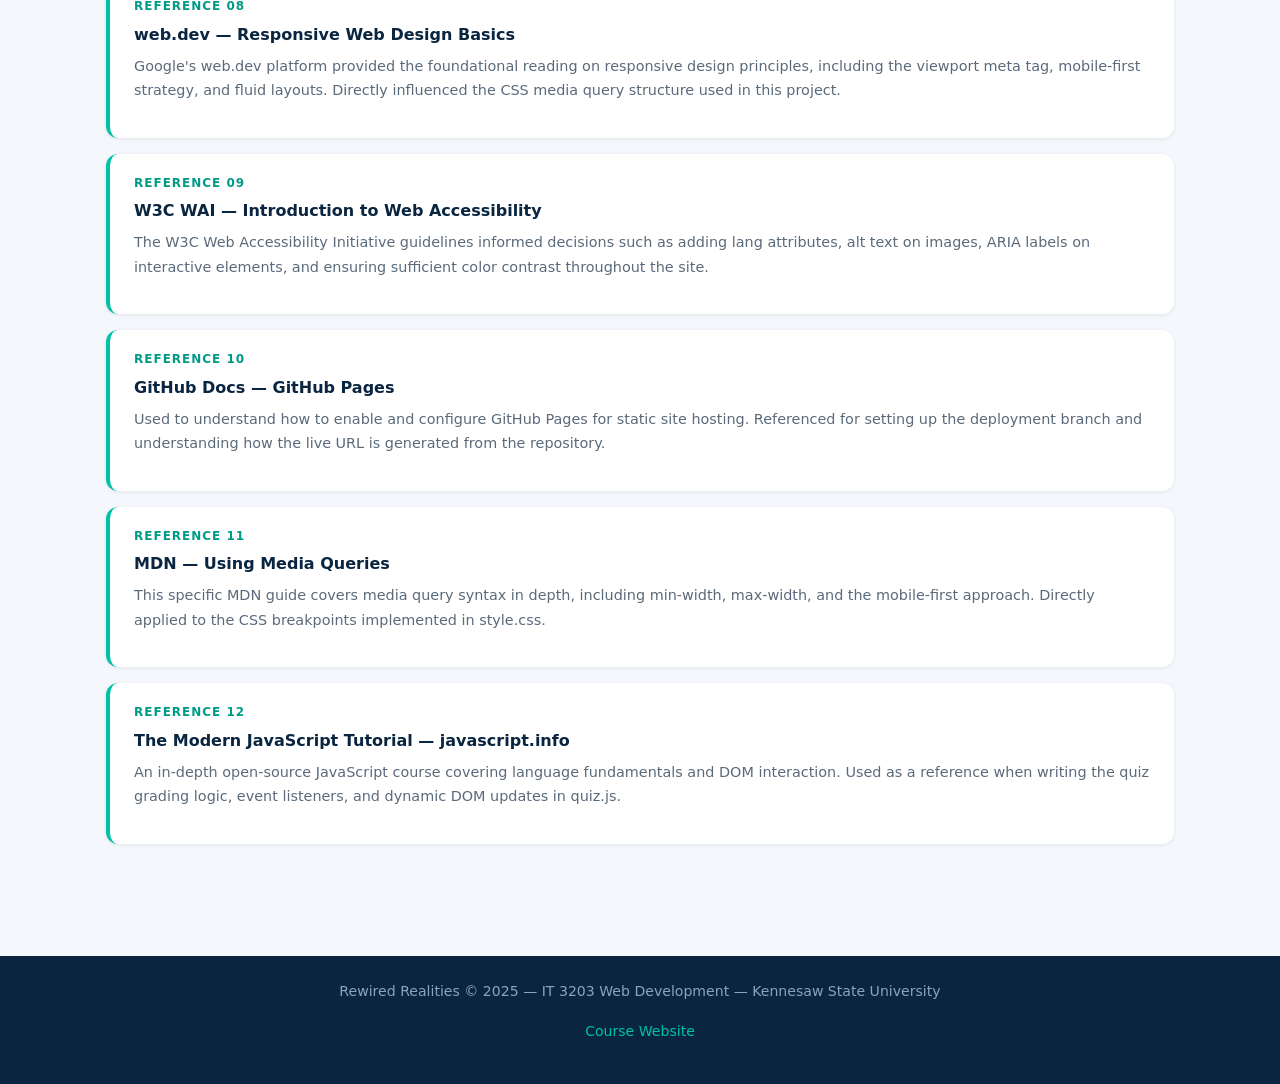
<file: references.html>
<!DOCTYPE html>
<html lang="en">
<head>
  <meta charset="UTF-8">
  <meta name="viewport" content="width=device-width, initial-scale=1.0">
  <meta name="description" content="Resources and references used to research HTML, CSS, JavaScript, and web development best practices.">
  <title>References | Rewired Realities</title>
  <link rel="stylesheet" href="style.css">
</head>
<body>

  <nav>
    <div class="nav-inner">
      <a href="index.html" class="nav-brand">⚡ Rewired Realities</a>
      <button class="nav-toggle" id="navToggle" aria-label="Toggle navigation" aria-expanded="false">
        <span></span><span></span><span></span>
      </button>
      <ul class="nav-links" id="navLinks">
        <li><a href="index.html">Home</a></li>
        <li><a href="topic1.html">HTML</a></li>
        <li><a href="topic2.html">CSS &amp; JS</a></li>
        <li><a href="concepts.html">Concepts</a></li>
        <li><a href="references.html" class="active">References</a></li>
        <li><a href="about.html">About</a></li>
        <li><a href="quiz.html">Quiz</a></li>
      </ul>
    </div>
  </nav>

  <main>
    <div class="container">
      <section class="section">

        <div class="section-title">
          <h1>References &amp; Resources</h1>
          <div class="accent-bar"></div>
          <p class="text-muted">The following sources were used to research and support the content throughout this site. Each reference includes a brief explanation of how it was used.</p>
        </div>

        <ol class="ref-list">

          <li class="ref-item">
            <div class="ref-num">Reference 01</div>
            <a href="https://developer.mozilla.org/en-US/docs/Web/HTML" target="_blank" rel="noopener">MDN Web Docs — HTML Reference</a>
            <p class="ref-comment">The MDN HTML reference was the primary resource for understanding semantic elements, form controls, and HTML5 attributes. It was consulted extensively for the HTML topic page and the concepts glossary.</p>
          </li>

          <li class="ref-item">
            <div class="ref-num">Reference 02</div>
            <a href="https://developer.mozilla.org/en-US/docs/Web/CSS" target="_blank" rel="noopener">MDN Web Docs — CSS Reference</a>
            <p class="ref-comment">Used to research CSS properties including Flexbox, Grid, custom properties (CSS variables), and media query syntax. MDN's interactive examples were especially useful for understanding layout behavior.</p>
          </li>

          <li class="ref-item">
            <div class="ref-num">Reference 03</div>
            <a href="https://developer.mozilla.org/en-US/docs/Web/JavaScript" target="_blank" rel="noopener">MDN Web Docs — JavaScript Reference</a>
            <p class="ref-comment">The authoritative reference for JavaScript language features, DOM API methods such as querySelector, addEventListener, and classList. Referenced throughout the quiz.js development.</p>
          </li>

          <li class="ref-item">
            <div class="ref-num">Reference 04</div>
            <a href="https://www.w3schools.com/html/" target="_blank" rel="noopener">W3Schools — HTML Tutorial</a>
            <p class="ref-comment">W3Schools provided beginner-friendly examples and Try It Yourself editors that helped test HTML concepts quickly. Used as a supplemental reference alongside MDN for the HTML topic page.</p>
          </li>

          <li class="ref-item">
            <div class="ref-num">Reference 05</div>
            <a href="https://www.w3schools.com/css/" target="_blank" rel="noopener">W3Schools — CSS Tutorial</a>
            <p class="ref-comment">Used to understand the CSS Box Model, CSS selectors, and CSS transitions. The visual diagrams on W3Schools were helpful for conceptualizing how padding, margin, and border interact.</p>
          </li>

          <li class="ref-item">
            <div class="ref-num">Reference 06</div>
            <a href="https://css-tricks.com/snippets/css/a-guide-to-flexbox/" target="_blank" rel="noopener">CSS-Tricks — A Complete Guide to Flexbox</a>
            <p class="ref-comment">This guide is considered the definitive visual reference for CSS Flexbox. It was used to correctly implement the responsive navigation bar and the two-column layout on the homepage, particularly for align-items and justify-content properties.</p>
          </li>

          <li class="ref-item">
            <div class="ref-num">Reference 07</div>
            <a href="https://css-tricks.com/snippets/css/complete-guide-grid/" target="_blank" rel="noopener">CSS-Tricks — A Complete Guide to Grid</a>
            <p class="ref-comment">Referenced when building the responsive card grid layout. The guide clearly explains grid-template-columns, repeat(), fr units, and the auto-fit keyword used throughout this project.</p>
          </li>

          <li class="ref-item">
            <div class="ref-num">Reference 08</div>
            <a href="https://web.dev/responsive-web-design-basics/" target="_blank" rel="noopener">web.dev — Responsive Web Design Basics</a>
            <p class="ref-comment">Google's web.dev platform provided the foundational reading on responsive design principles, including the viewport meta tag, mobile-first strategy, and fluid layouts. Directly influenced the CSS media query structure used in this project.</p>
          </li>

          <li class="ref-item">
            <div class="ref-num">Reference 09</div>
            <a href="https://www.w3.org/WAI/fundamentals/accessibility-intro/" target="_blank" rel="noopener">W3C WAI — Introduction to Web Accessibility</a>
            <p class="ref-comment">The W3C Web Accessibility Initiative guidelines informed decisions such as adding lang attributes, alt text on images, ARIA labels on interactive elements, and ensuring sufficient color contrast throughout the site.</p>
          </li>

          <li class="ref-item">
            <div class="ref-num">Reference 10</div>
            <a href="https://docs.github.com/en/pages" target="_blank" rel="noopener">GitHub Docs — GitHub Pages</a>
            <p class="ref-comment">Used to understand how to enable and configure GitHub Pages for static site hosting. Referenced for setting up the deployment branch and understanding how the live URL is generated from the repository.</p>
          </li>

          <li class="ref-item">
            <div class="ref-num">Reference 11</div>
            <a href="https://developer.mozilla.org/en-US/docs/Learn/CSS/CSS_layout/Media_queries" target="_blank" rel="noopener">MDN — Using Media Queries</a>
            <p class="ref-comment">This specific MDN guide covers media query syntax in depth, including min-width, max-width, and the mobile-first approach. Directly applied to the CSS breakpoints implemented in style.css.</p>
          </li>

          <li class="ref-item">
            <div class="ref-num">Reference 12</div>
            <a href="https://javascript.info/" target="_blank" rel="noopener">The Modern JavaScript Tutorial — javascript.info</a>
            <p class="ref-comment">An in-depth open-source JavaScript course covering language fundamentals and DOM interaction. Used as a reference when writing the quiz grading logic, event listeners, and dynamic DOM updates in quiz.js.</p>
          </li>

        </ol>

      </section>
    </div>
  </main>

  <footer>
    <p>Rewired Realities &copy; 2025 &mdash; IT 3203 Web Development &mdash; Kennesaw State University</p>
    <p style="margin-top:0.4rem;"><a href="https://ksuweb.github.io/IT3203/">Course Website</a></p>
  </footer>

  <script>
    const toggle = document.getElementById('navToggle');
    const links  = document.getElementById('navLinks');
    toggle.addEventListener('click', () => {
      const open = links.classList.toggle('open');
      toggle.setAttribute('aria-expanded', open);
    });
    links.querySelectorAll('a').forEach(a =>
      a.addEventListener('click', () => links.classList.remove('open'))
    );
  </script>
</body>
</html>
</file>
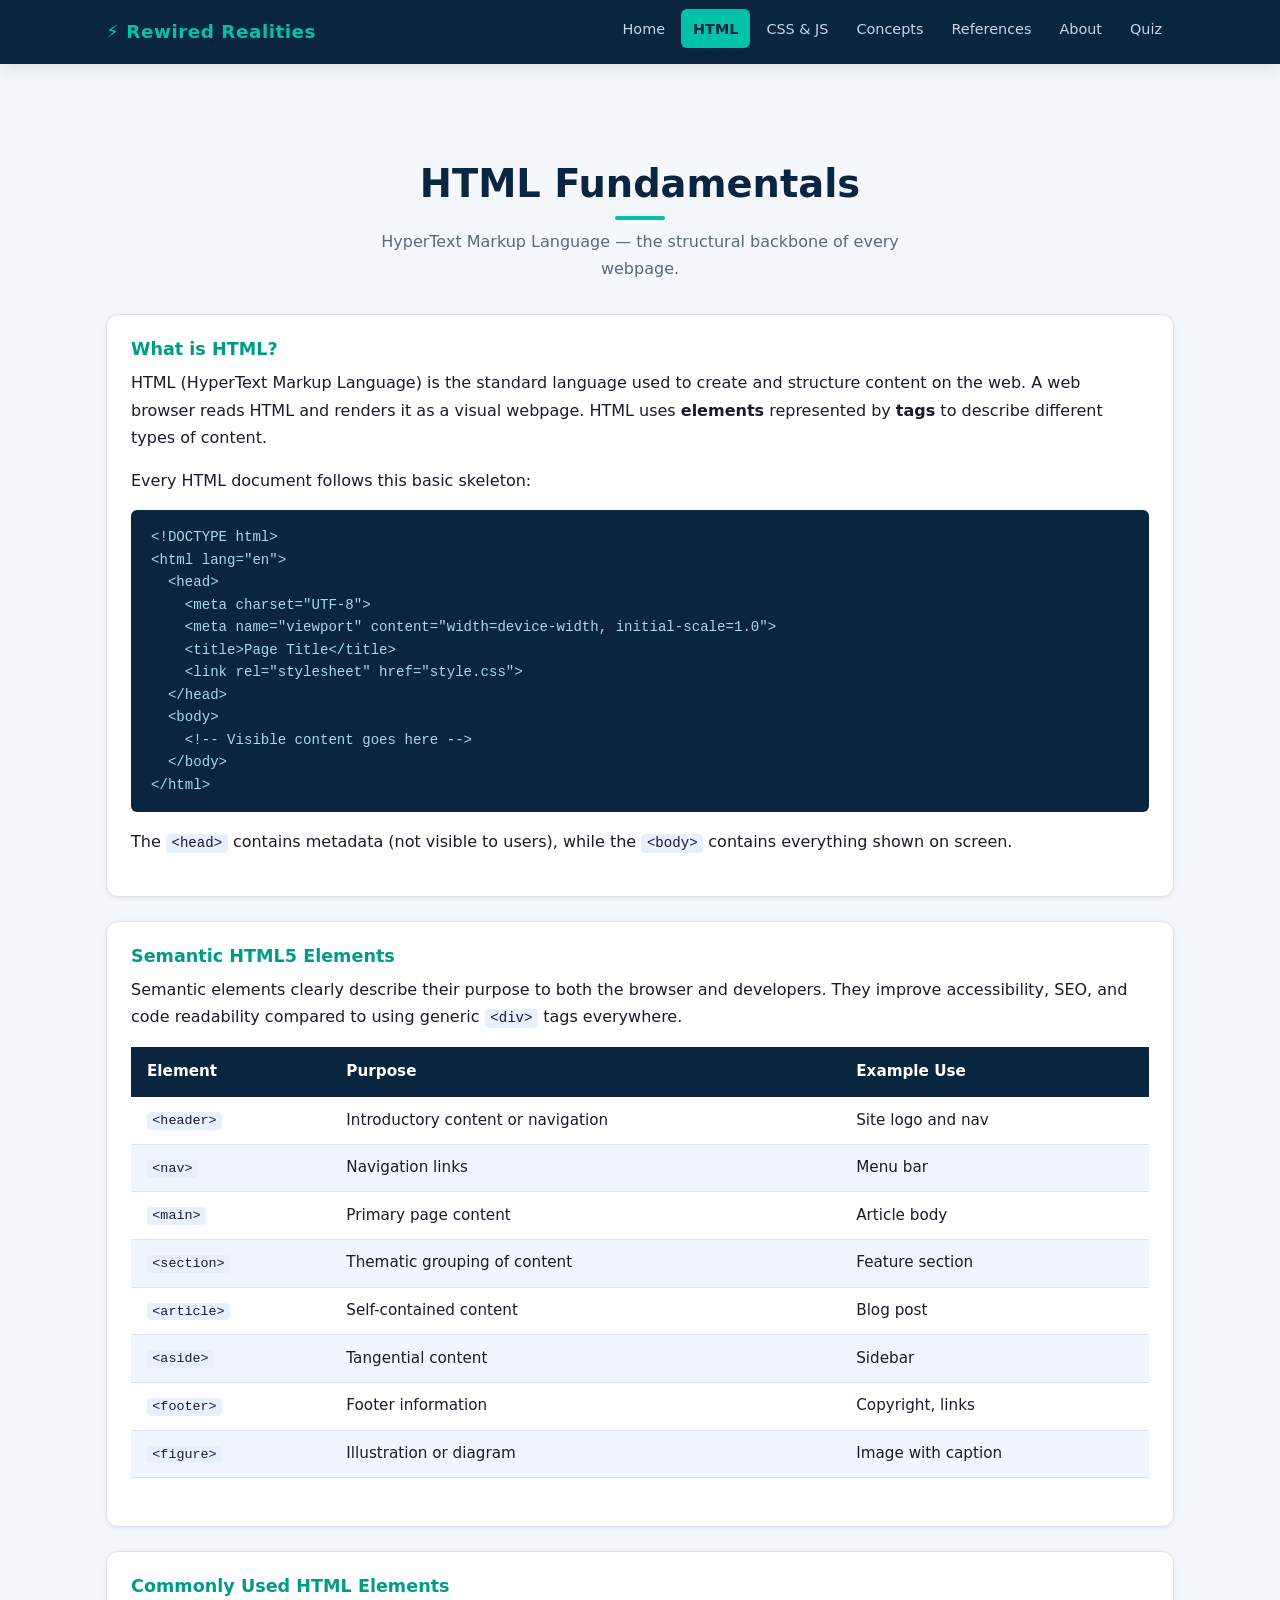
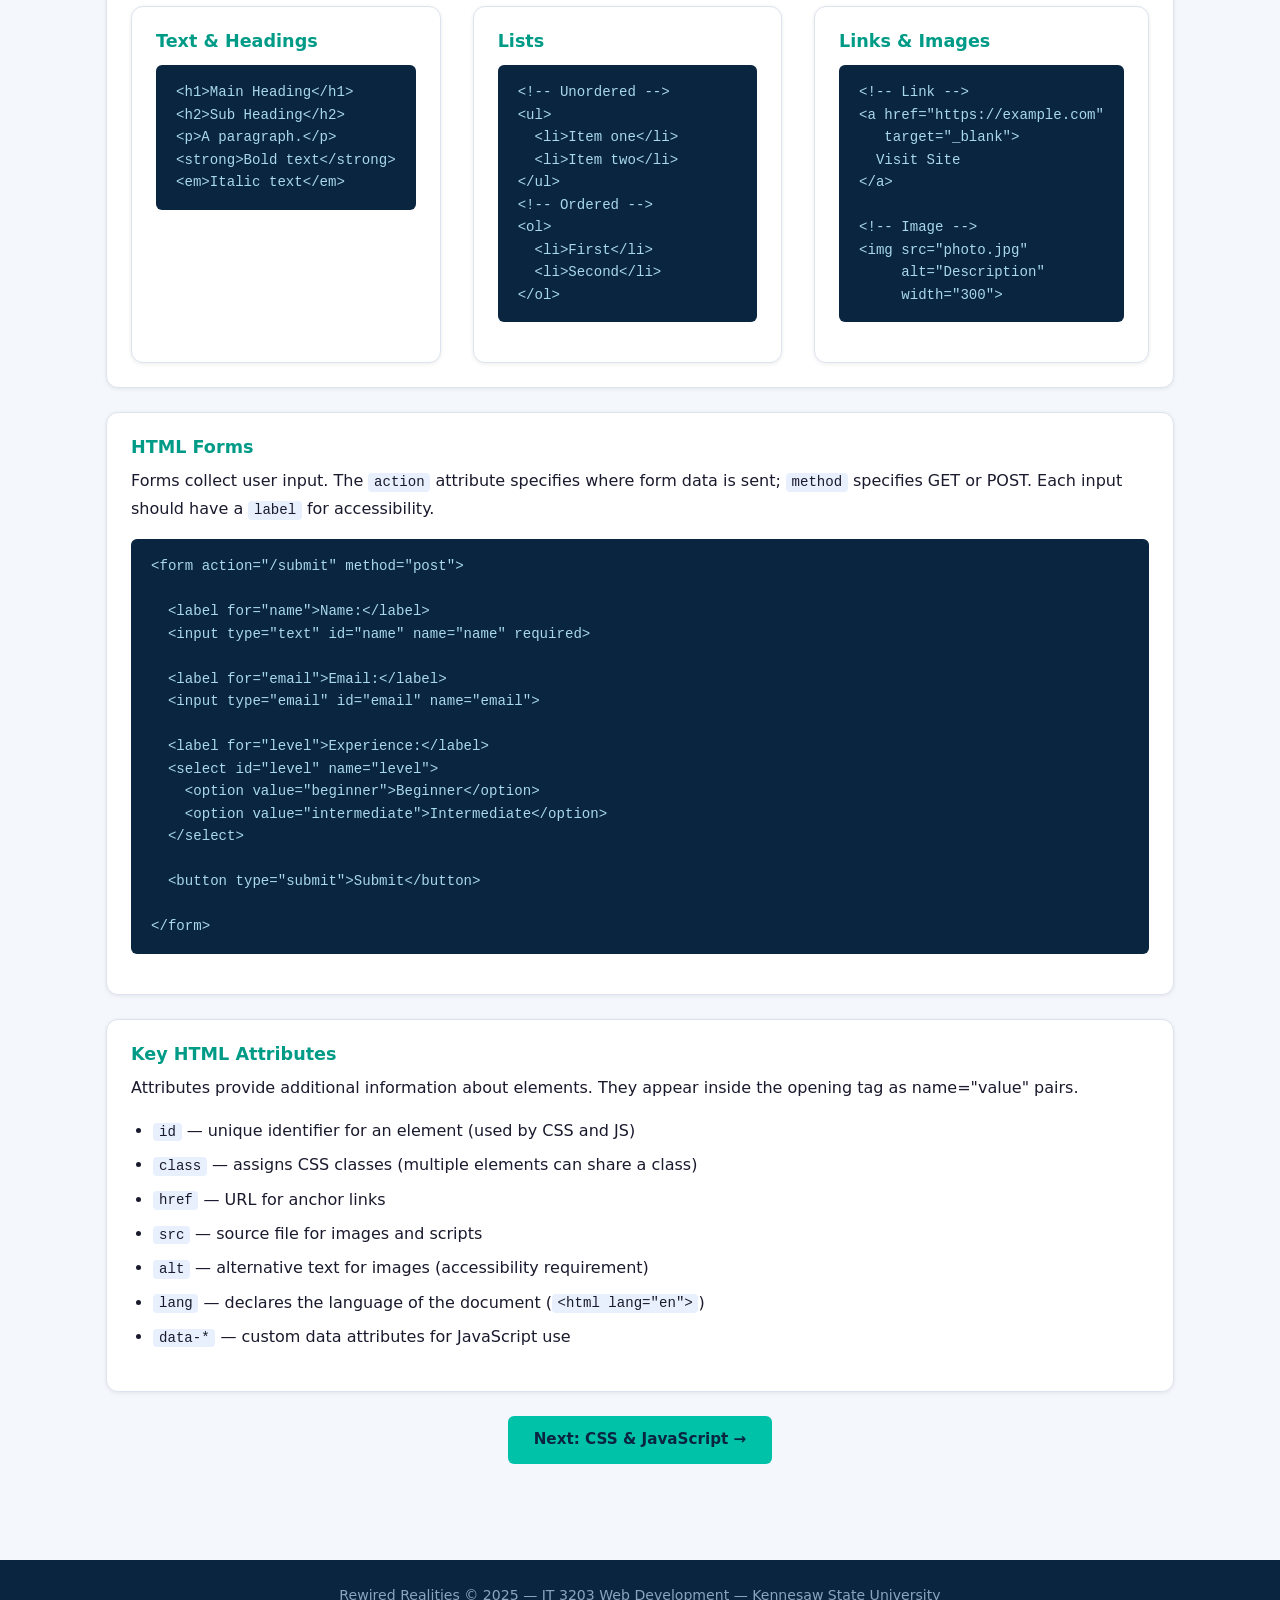
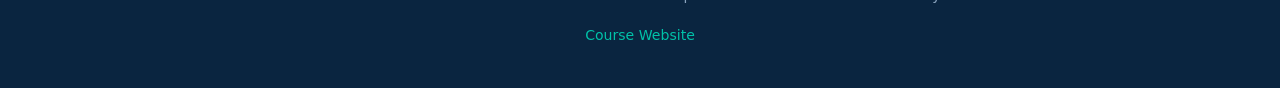
<file: topic1.html>
<!DOCTYPE html>
<html lang="en">
<head>
  <meta charset="UTF-8">
  <meta name="viewport" content="width=device-width, initial-scale=1.0">
  <meta name="description" content="Learn HTML fundamentals — semantic elements, structure, forms, tables, and best practices.">
  <title>HTML Fundamentals | Rewired Realities</title>
  <link rel="stylesheet" href="style.css">
</head>
<body>

  <nav>
    <div class="nav-inner">
      <a href="index.html" class="nav-brand">⚡ Rewired Realities</a>
      <button class="nav-toggle" id="navToggle" aria-label="Toggle navigation" aria-expanded="false">
        <span></span><span></span><span></span>
      </button>
      <ul class="nav-links" id="navLinks">
        <li><a href="index.html">Home</a></li>
        <li><a href="topic1.html" class="active">HTML</a></li>
        <li><a href="topic2.html">CSS &amp; JS</a></li>
        <li><a href="concepts.html">Concepts</a></li>
        <li><a href="references.html">References</a></li>
        <li><a href="about.html">About</a></li>
        <li><a href="quiz.html">Quiz</a></li>
      </ul>
    </div>
  </nav>

  <main>
    <div class="container">
      <section class="section">

        <div class="section-title">
          <h1>HTML Fundamentals</h1>
          <div class="accent-bar"></div>
          <p class="text-muted">HyperText Markup Language — the structural backbone of every webpage.</p>
        </div>

        <div class="concept-block">
          <h3>What is HTML?</h3>
          <p>HTML (HyperText Markup Language) is the standard language used to create and structure content on the web. A web browser reads HTML and renders it as a visual webpage. HTML uses <strong>elements</strong> represented by <strong>tags</strong> to describe different types of content.</p>
          <p>Every HTML document follows this basic skeleton:</p>
          <pre>&lt;!DOCTYPE html&gt;
&lt;html lang="en"&gt;
  &lt;head&gt;
    &lt;meta charset="UTF-8"&gt;
    &lt;meta name="viewport" content="width=device-width, initial-scale=1.0"&gt;
    &lt;title&gt;Page Title&lt;/title&gt;
    &lt;link rel="stylesheet" href="style.css"&gt;
  &lt;/head&gt;
  &lt;body&gt;
    &lt;!-- Visible content goes here --&gt;
  &lt;/body&gt;
&lt;/html&gt;</pre>
          <p>The <code>&lt;head&gt;</code> contains metadata (not visible to users), while the <code>&lt;body&gt;</code> contains everything shown on screen.</p>
        </div>

        <div class="concept-block">
          <h3>Semantic HTML5 Elements</h3>
          <p>Semantic elements clearly describe their purpose to both the browser and developers. They improve accessibility, SEO, and code readability compared to using generic <code>&lt;div&gt;</code> tags everywhere.</p>
          <div class="table-wrap">
            <table>
              <thead>
                <tr><th>Element</th><th>Purpose</th><th>Example Use</th></tr>
              </thead>
              <tbody>
                <tr><td><code>&lt;header&gt;</code></td><td>Introductory content or navigation</td><td>Site logo and nav</td></tr>
                <tr><td><code>&lt;nav&gt;</code></td><td>Navigation links</td><td>Menu bar</td></tr>
                <tr><td><code>&lt;main&gt;</code></td><td>Primary page content</td><td>Article body</td></tr>
                <tr><td><code>&lt;section&gt;</code></td><td>Thematic grouping of content</td><td>Feature section</td></tr>
                <tr><td><code>&lt;article&gt;</code></td><td>Self-contained content</td><td>Blog post</td></tr>
                <tr><td><code>&lt;aside&gt;</code></td><td>Tangential content</td><td>Sidebar</td></tr>
                <tr><td><code>&lt;footer&gt;</code></td><td>Footer information</td><td>Copyright, links</td></tr>
                <tr><td><code>&lt;figure&gt;</code></td><td>Illustration or diagram</td><td>Image with caption</td></tr>
              </tbody>
            </table>
          </div>
        </div>

        <div class="concept-block">
          <h3>Commonly Used HTML Elements</h3>
          <div class="card-grid">
            <div class="card">
              <h3>Text &amp; Headings</h3>
              <pre>&lt;h1&gt;Main Heading&lt;/h1&gt;
&lt;h2&gt;Sub Heading&lt;/h2&gt;
&lt;p&gt;A paragraph.&lt;/p&gt;
&lt;strong&gt;Bold text&lt;/strong&gt;
&lt;em&gt;Italic text&lt;/em&gt;</pre>
            </div>
            <div class="card">
              <h3>Lists</h3>
              <pre>&lt;!-- Unordered --&gt;
&lt;ul&gt;
  &lt;li&gt;Item one&lt;/li&gt;
  &lt;li&gt;Item two&lt;/li&gt;
&lt;/ul&gt;
&lt;!-- Ordered --&gt;
&lt;ol&gt;
  &lt;li&gt;First&lt;/li&gt;
  &lt;li&gt;Second&lt;/li&gt;
&lt;/ol&gt;</pre>
            </div>
            <div class="card">
              <h3>Links &amp; Images</h3>
              <pre>&lt;!-- Link --&gt;
&lt;a href="https://example.com"
   target="_blank"&gt;
  Visit Site
&lt;/a&gt;

&lt;!-- Image --&gt;
&lt;img src="photo.jpg"
     alt="Description"
     width="300"&gt;</pre>
            </div>
          </div>
        </div>

        <div class="concept-block">
          <h3>HTML Forms</h3>
          <p>Forms collect user input. The <code>action</code> attribute specifies where form data is sent; <code>method</code> specifies GET or POST. Each input should have a <code>label</code> for accessibility.</p>
          <pre>&lt;form action="/submit" method="post"&gt;

  &lt;label for="name"&gt;Name:&lt;/label&gt;
  &lt;input type="text" id="name" name="name" required&gt;

  &lt;label for="email"&gt;Email:&lt;/label&gt;
  &lt;input type="email" id="email" name="email"&gt;

  &lt;label for="level"&gt;Experience:&lt;/label&gt;
  &lt;select id="level" name="level"&gt;
    &lt;option value="beginner"&gt;Beginner&lt;/option&gt;
    &lt;option value="intermediate"&gt;Intermediate&lt;/option&gt;
  &lt;/select&gt;

  &lt;button type="submit"&gt;Submit&lt;/button&gt;

&lt;/form&gt;</pre>
        </div>

        <div class="concept-block">
          <h3>Key HTML Attributes</h3>
          <p>Attributes provide additional information about elements. They appear inside the opening tag as name="value" pairs.</p>
          <ul>
            <li><code>id</code> — unique identifier for an element (used by CSS and JS)</li>
            <li><code>class</code> — assigns CSS classes (multiple elements can share a class)</li>
            <li><code>href</code> — URL for anchor links</li>
            <li><code>src</code> — source file for images and scripts</li>
            <li><code>alt</code> — alternative text for images (accessibility requirement)</li>
            <li><code>lang</code> — declares the language of the document (<code>&lt;html lang="en"&gt;</code>)</li>
            <li><code>data-*</code> — custom data attributes for JavaScript use</li>
          </ul>
        </div>

        <div class="text-center mt-3">
          <a href="topic2.html" class="btn btn-primary">Next: CSS &amp; JavaScript →</a>
        </div>

      </section>
    </div>
  </main>

  <footer>
    <p>Rewired Realities &copy; 2025 &mdash; IT 3203 Web Development &mdash; Kennesaw State University</p>
    <p style="margin-top:0.4rem;"><a href="https://ksuweb.github.io/IT3203/">Course Website</a></p>
  </footer>

  <script>
    const toggle = document.getElementById('navToggle');
    const links  = document.getElementById('navLinks');
    toggle.addEventListener('click', () => {
      const open = links.classList.toggle('open');
      toggle.setAttribute('aria-expanded', open);
    });
    links.querySelectorAll('a').forEach(a =>
      a.addEventListener('click', () => links.classList.remove('open'))
    );
  </script>
</body>
</html>
</file>
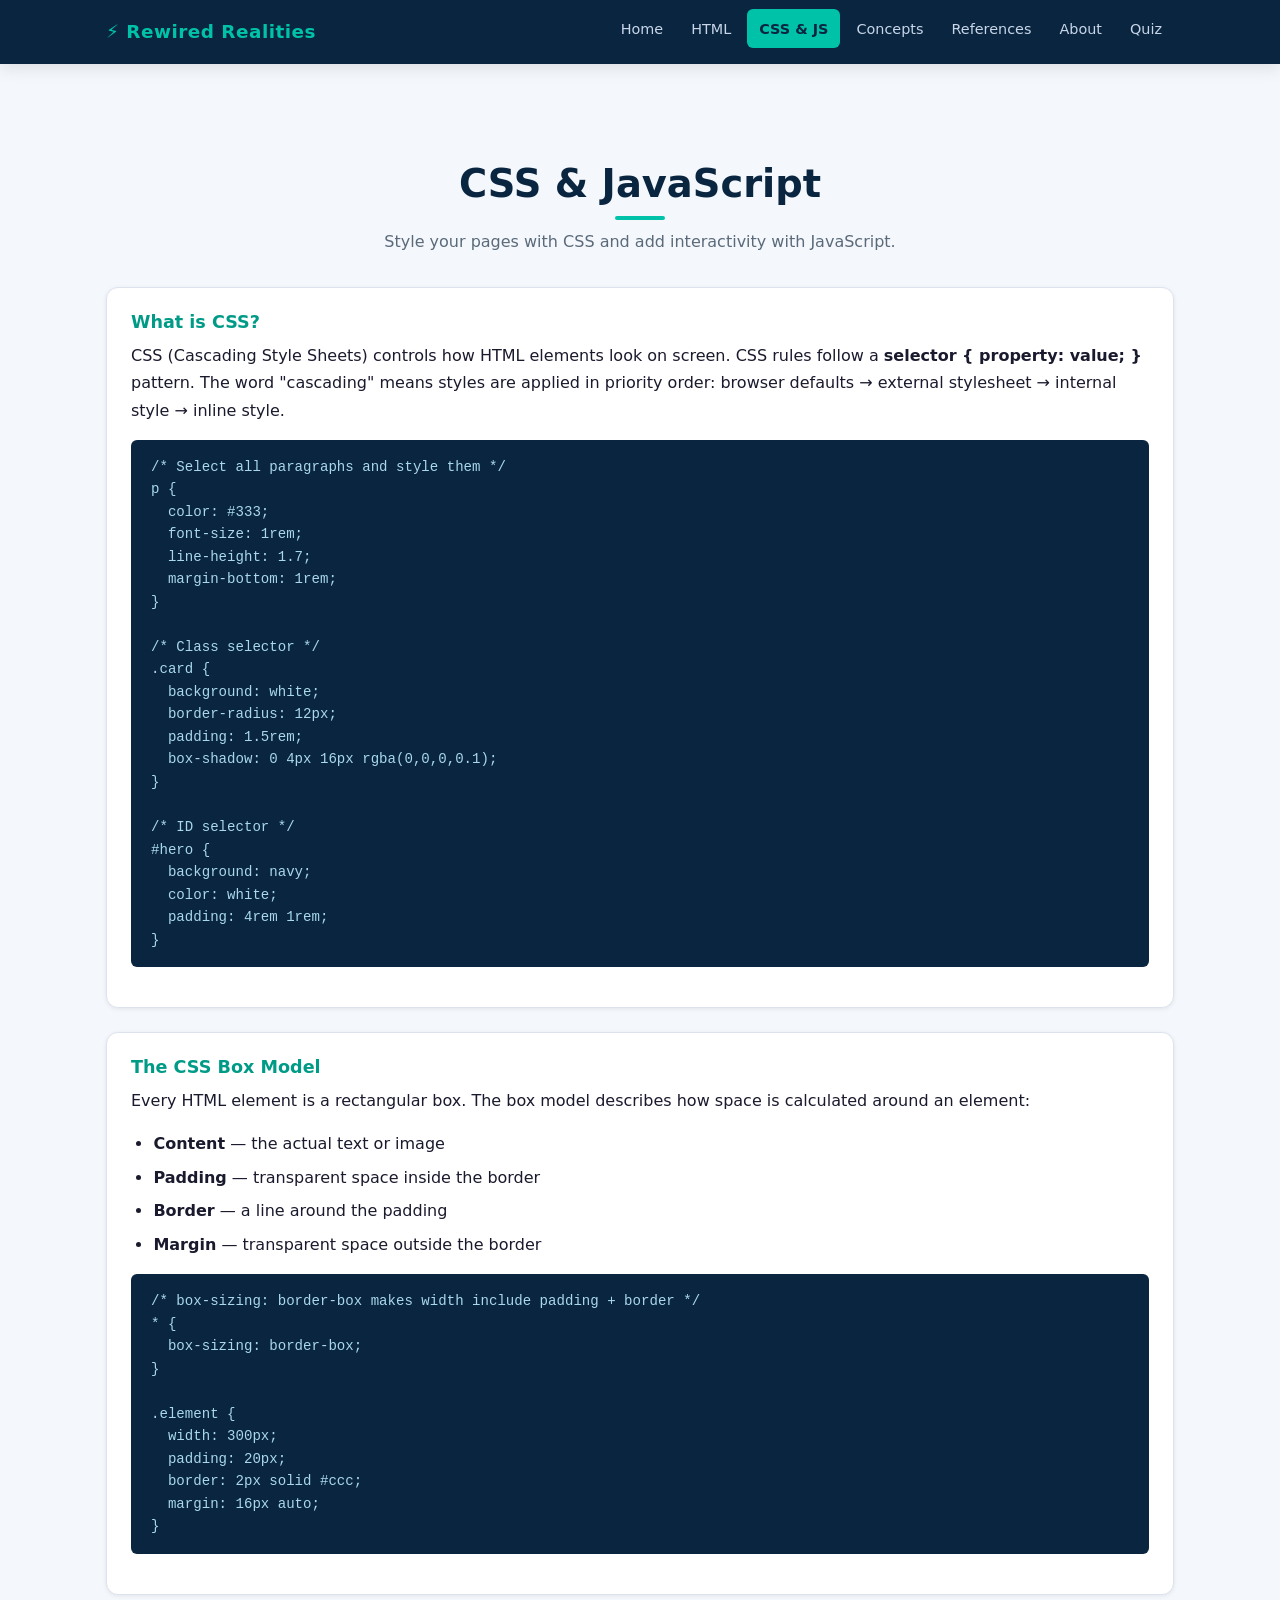
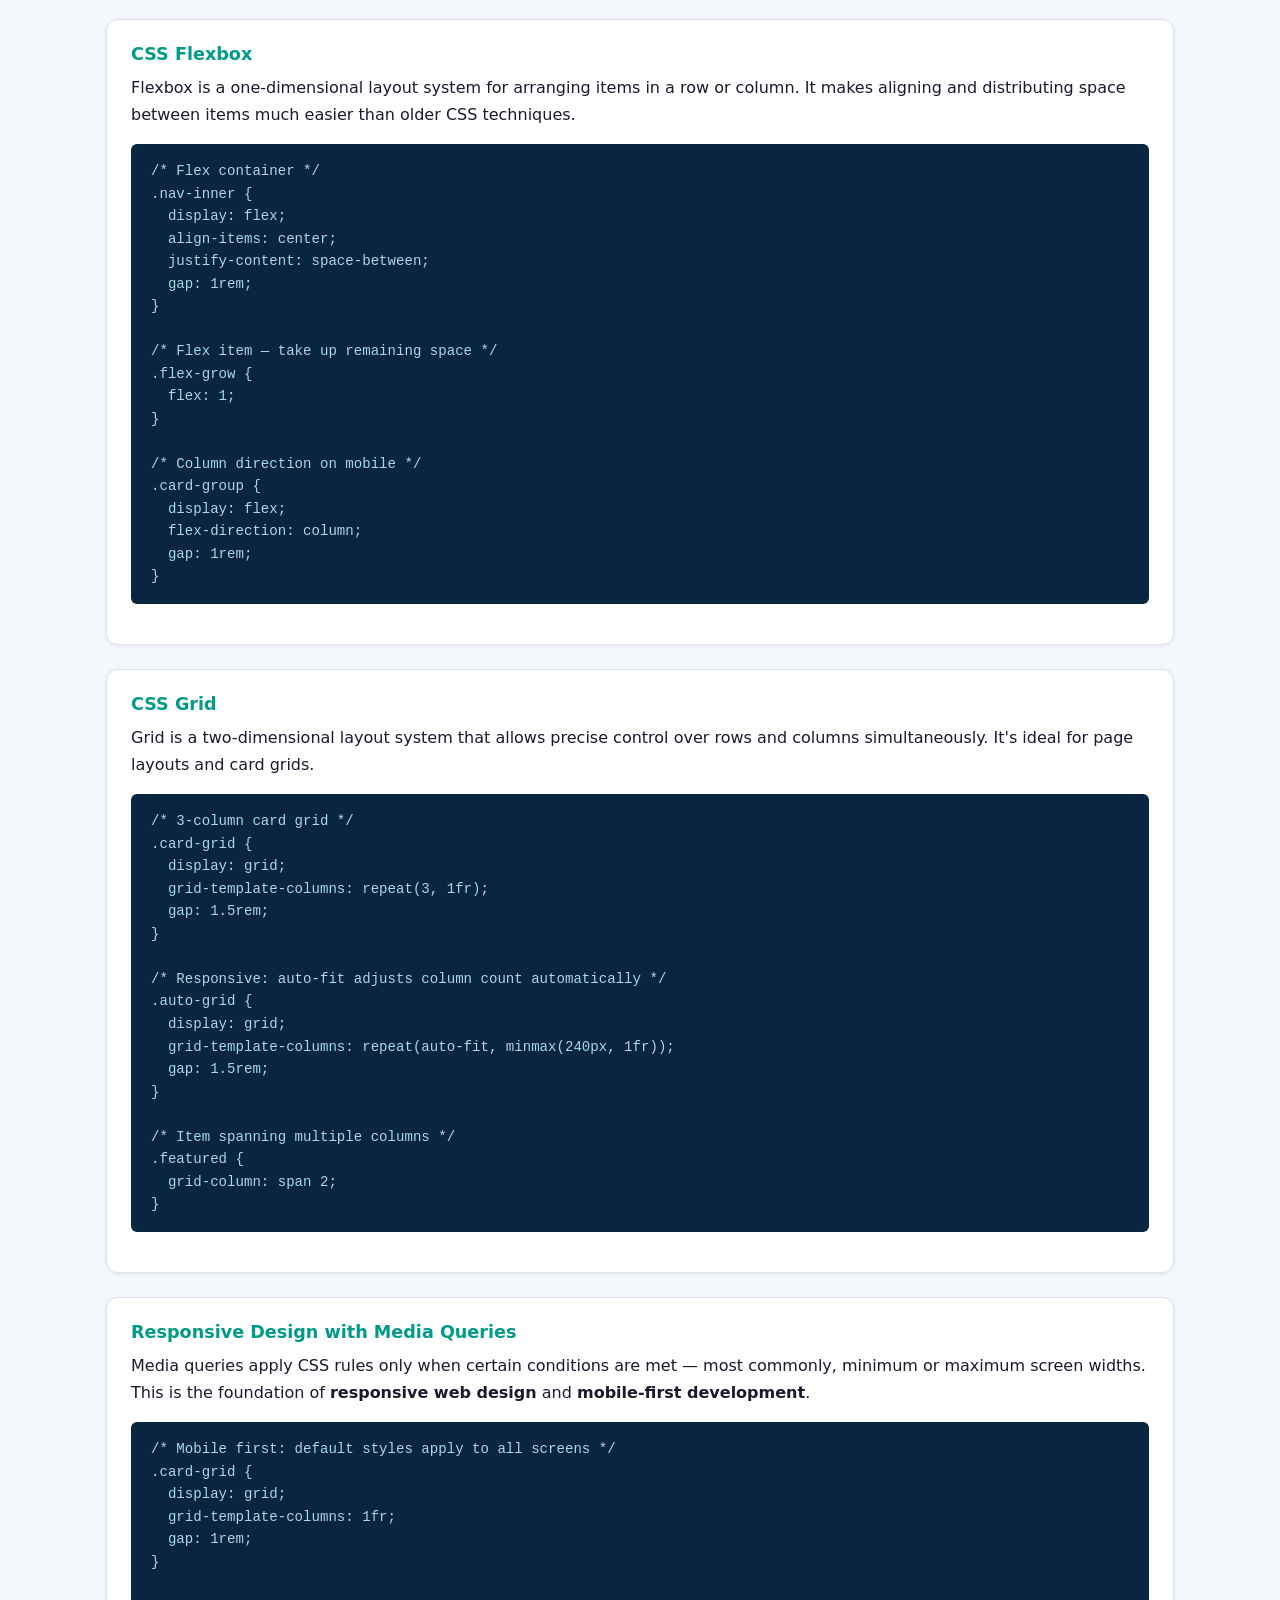
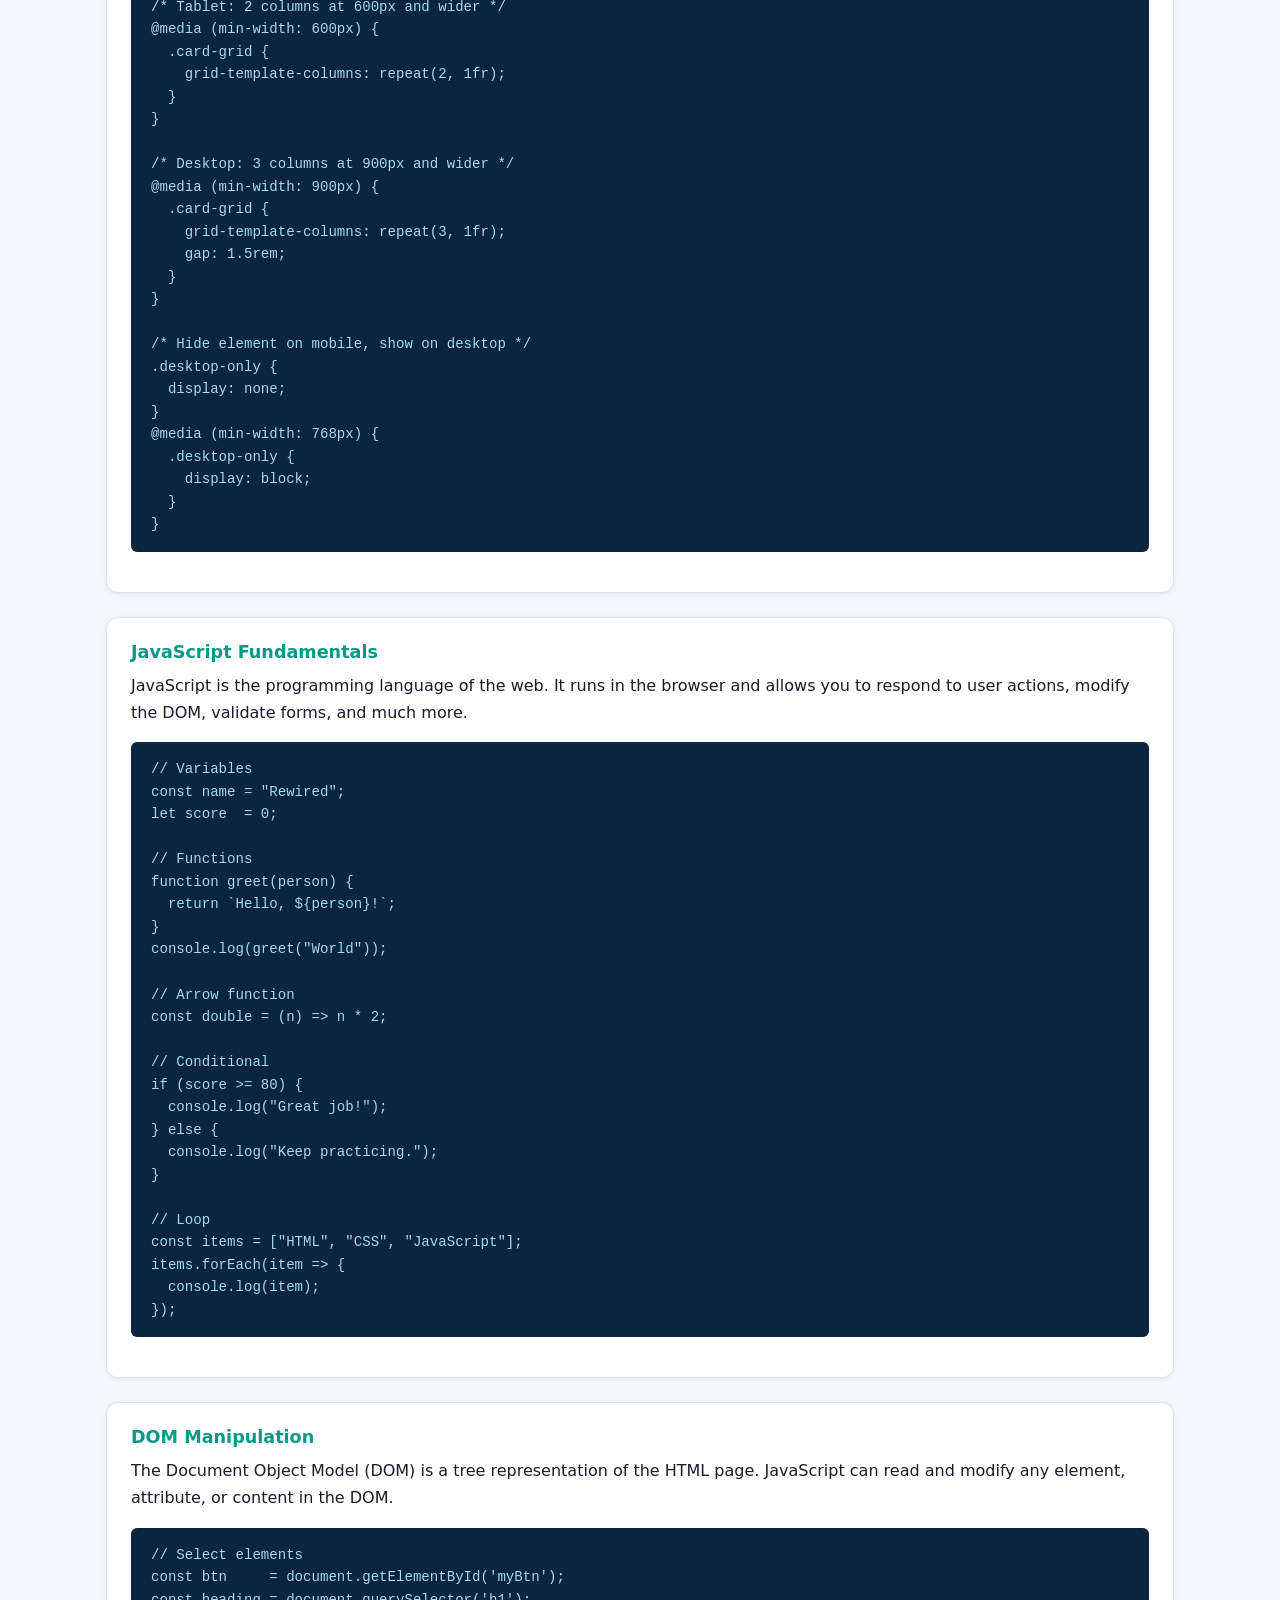
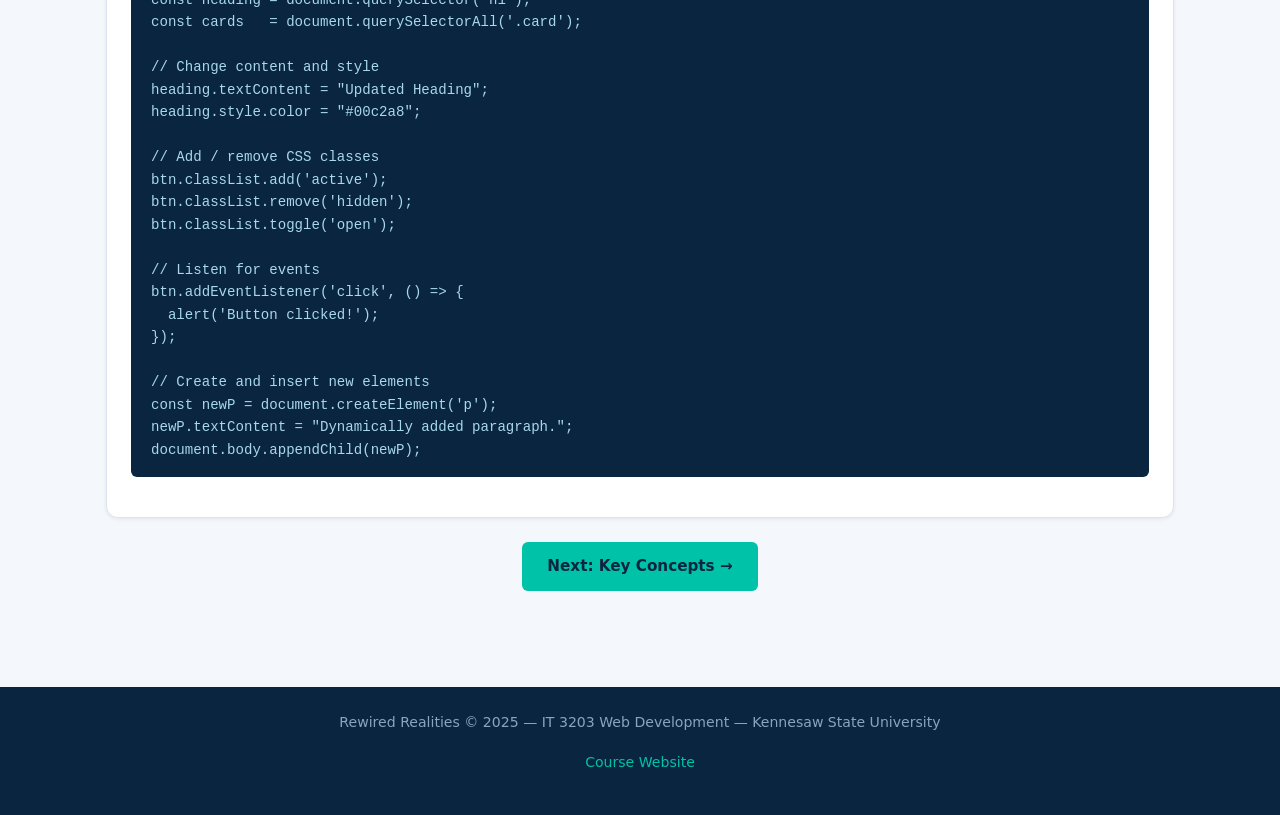
<file: topic2.html>
<!DOCTYPE html>
<html lang="en">
<head>
  <meta charset="UTF-8">
  <meta name="viewport" content="width=device-width, initial-scale=1.0">
  <meta name="description" content="Learn CSS styling, Flexbox, Grid, media queries, and JavaScript DOM manipulation.">
  <title>CSS &amp; JavaScript | Rewired Realities</title>
  <link rel="stylesheet" href="style.css">
</head>
<body>

  <nav>
    <div class="nav-inner">
      <a href="index.html" class="nav-brand">⚡ Rewired Realities</a>
      <button class="nav-toggle" id="navToggle" aria-label="Toggle navigation" aria-expanded="false">
        <span></span><span></span><span></span>
      </button>
      <ul class="nav-links" id="navLinks">
        <li><a href="index.html">Home</a></li>
        <li><a href="topic1.html">HTML</a></li>
        <li><a href="topic2.html" class="active">CSS &amp; JS</a></li>
        <li><a href="concepts.html">Concepts</a></li>
        <li><a href="references.html">References</a></li>
        <li><a href="about.html">About</a></li>
        <li><a href="quiz.html">Quiz</a></li>
      </ul>
    </div>
  </nav>

  <main>
    <div class="container">
      <section class="section">

        <div class="section-title">
          <h1>CSS &amp; JavaScript</h1>
          <div class="accent-bar"></div>
          <p class="text-muted">Style your pages with CSS and add interactivity with JavaScript.</p>
        </div>

        <div class="concept-block">
          <h3>What is CSS?</h3>
          <p>CSS (Cascading Style Sheets) controls how HTML elements look on screen. CSS rules follow a <strong>selector { property: value; }</strong> pattern. The word "cascading" means styles are applied in priority order: browser defaults → external stylesheet → internal style → inline style.</p>
          <pre>/* Select all paragraphs and style them */
p {
  color: #333;
  font-size: 1rem;
  line-height: 1.7;
  margin-bottom: 1rem;
}

/* Class selector */
.card {
  background: white;
  border-radius: 12px;
  padding: 1.5rem;
  box-shadow: 0 4px 16px rgba(0,0,0,0.1);
}

/* ID selector */
#hero {
  background: navy;
  color: white;
  padding: 4rem 1rem;
}</pre>
        </div>

        <div class="concept-block">
          <h3>The CSS Box Model</h3>
          <p>Every HTML element is a rectangular box. The box model describes how space is calculated around an element:</p>
          <ul>
            <li><strong>Content</strong> — the actual text or image</li>
            <li><strong>Padding</strong> — transparent space inside the border</li>
            <li><strong>Border</strong> — a line around the padding</li>
            <li><strong>Margin</strong> — transparent space outside the border</li>
          </ul>
          <pre>/* box-sizing: border-box makes width include padding + border */
* {
  box-sizing: border-box;
}

.element {
  width: 300px;
  padding: 20px;
  border: 2px solid #ccc;
  margin: 16px auto;
}</pre>
        </div>

        <div class="concept-block">
          <h3>CSS Flexbox</h3>
          <p>Flexbox is a one-dimensional layout system for arranging items in a row or column. It makes aligning and distributing space between items much easier than older CSS techniques.</p>
          <pre>/* Flex container */
.nav-inner {
  display: flex;
  align-items: center;
  justify-content: space-between;
  gap: 1rem;
}

/* Flex item — take up remaining space */
.flex-grow {
  flex: 1;
}

/* Column direction on mobile */
.card-group {
  display: flex;
  flex-direction: column;
  gap: 1rem;
}</pre>
        </div>

        <div class="concept-block">
          <h3>CSS Grid</h3>
          <p>Grid is a two-dimensional layout system that allows precise control over rows and columns simultaneously. It's ideal for page layouts and card grids.</p>
          <pre>/* 3-column card grid */
.card-grid {
  display: grid;
  grid-template-columns: repeat(3, 1fr);
  gap: 1.5rem;
}

/* Responsive: auto-fit adjusts column count automatically */
.auto-grid {
  display: grid;
  grid-template-columns: repeat(auto-fit, minmax(240px, 1fr));
  gap: 1.5rem;
}

/* Item spanning multiple columns */
.featured {
  grid-column: span 2;
}</pre>
        </div>

        <div class="concept-block">
          <h3>Responsive Design with Media Queries</h3>
          <p>Media queries apply CSS rules only when certain conditions are met — most commonly, minimum or maximum screen widths. This is the foundation of <strong>responsive web design</strong> and <strong>mobile-first development</strong>.</p>
          <pre>/* Mobile first: default styles apply to all screens */
.card-grid {
  display: grid;
  grid-template-columns: 1fr;
  gap: 1rem;
}

/* Tablet: 2 columns at 600px and wider */
@media (min-width: 600px) {
  .card-grid {
    grid-template-columns: repeat(2, 1fr);
  }
}

/* Desktop: 3 columns at 900px and wider */
@media (min-width: 900px) {
  .card-grid {
    grid-template-columns: repeat(3, 1fr);
    gap: 1.5rem;
  }
}

/* Hide element on mobile, show on desktop */
.desktop-only {
  display: none;
}
@media (min-width: 768px) {
  .desktop-only {
    display: block;
  }
}</pre>
        </div>

        <div class="concept-block">
          <h3>JavaScript Fundamentals</h3>
          <p>JavaScript is the programming language of the web. It runs in the browser and allows you to respond to user actions, modify the DOM, validate forms, and much more.</p>
          <pre>// Variables
const name = "Rewired";
let score  = 0;

// Functions
function greet(person) {
  return `Hello, ${person}!`;
}
console.log(greet("World"));

// Arrow function
const double = (n) => n * 2;

// Conditional
if (score >= 80) {
  console.log("Great job!");
} else {
  console.log("Keep practicing.");
}

// Loop
const items = ["HTML", "CSS", "JavaScript"];
items.forEach(item => {
  console.log(item);
});</pre>
        </div>

        <div class="concept-block">
          <h3>DOM Manipulation</h3>
          <p>The Document Object Model (DOM) is a tree representation of the HTML page. JavaScript can read and modify any element, attribute, or content in the DOM.</p>
          <pre>// Select elements
const btn     = document.getElementById('myBtn');
const heading = document.querySelector('h1');
const cards   = document.querySelectorAll('.card');

// Change content and style
heading.textContent = "Updated Heading";
heading.style.color = "#00c2a8";

// Add / remove CSS classes
btn.classList.add('active');
btn.classList.remove('hidden');
btn.classList.toggle('open');

// Listen for events
btn.addEventListener('click', () => {
  alert('Button clicked!');
});

// Create and insert new elements
const newP = document.createElement('p');
newP.textContent = "Dynamically added paragraph.";
document.body.appendChild(newP);</pre>
        </div>

        <div class="text-center mt-3">
          <a href="concepts.html" class="btn btn-primary">Next: Key Concepts →</a>
        </div>

      </section>
    </div>
  </main>

  <footer>
    <p>Rewired Realities &copy; 2025 &mdash; IT 3203 Web Development &mdash; Kennesaw State University</p>
    <p style="margin-top:0.4rem;"><a href="https://ksuweb.github.io/IT3203/">Course Website</a></p>
  </footer>

  <script>
    const toggle = document.getElementById('navToggle');
    const links  = document.getElementById('navLinks');
    toggle.addEventListener('click', () => {
      const open = links.classList.toggle('open');
      toggle.setAttribute('aria-expanded', open);
    });
    links.querySelectorAll('a').forEach(a =>
      a.addEventListener('click', () => links.classList.remove('open'))
    );
  </script>
</body>
</html>
</file>
<file: style.css>
/* ============================================================
   style.css — Rewired Realities
   IT 3203 Web Development — Milestone 3
   Author: Rewired Realities
   Description: Full responsive stylesheet using CSS Flexbox,
   Grid, custom properties, and mobile-first media queries.
   ============================================================ */

/* ── 1. CSS Custom Properties (Design Tokens) ─────────────── */
:root {
  --color-primary:    #0a2540;   /* deep navy */
  --color-accent:     #00c2a8;   /* teal/cyan */
  --color-accent-dk:  #009b87;
  --color-bg:         #f4f7fb;
  --color-surface:    #ffffff;
  --color-text:       #1a1a2e;
  --color-muted:      #5a6a7a;
  --color-border:     #dde3ee;
  --color-correct:    #16a34a;
  --color-wrong:      #dc2626;
  --color-warn:       #d97706;

  --font-heading: 'Segoe UI', system-ui, sans-serif;
  --font-body:    'Segoe UI', system-ui, sans-serif;
  --font-mono:    'Courier New', Courier, monospace;

  --radius-sm:  6px;
  --radius-md:  12px;
  --radius-lg:  20px;

  --shadow-sm: 0 1px 4px rgba(0,0,0,0.08);
  --shadow-md: 0 4px 16px rgba(0,0,0,0.10);
  --shadow-lg: 0 8px 32px rgba(0,0,0,0.13);

  --nav-height: 64px;
  --max-width:  1100px;
  --gap:        1.5rem;
}

/* ── 2. Reset & Base ───────────────────────────────────────── */
*, *::before, *::after {
  box-sizing: border-box;
  margin: 0;
  padding: 0;
}

html {
  scroll-behavior: smooth;
  font-size: 16px;
}

body {
  font-family: var(--font-body);
  background-color: var(--color-bg);
  color: var(--color-text);
  line-height: 1.7;
  min-height: 100vh;
  display: flex;
  flex-direction: column;
}

img {
  max-width: 100%;
  height: auto;
  display: block;
}

a {
  color: var(--color-accent-dk);
  text-decoration: none;
}
a:hover {
  text-decoration: underline;
}

h1, h2, h3, h4 {
  font-family: var(--font-heading);
  color: var(--color-primary);
  line-height: 1.25;
}

h1 { font-size: clamp(1.6rem, 4vw, 2.4rem); margin-bottom: 0.5rem; }
h2 { font-size: clamp(1.2rem, 3vw, 1.7rem); margin-bottom: 0.4rem; }
h3 { font-size: 1.1rem; margin-bottom: 0.3rem; }

p  { margin-bottom: 1rem; }
ul, ol { padding-left: 1.4rem; margin-bottom: 1rem; }
li { margin-bottom: 0.4rem; }

code {
  font-family: var(--font-mono);
  background: #e8f0fe;
  padding: 0.1em 0.4em;
  border-radius: 4px;
  font-size: 0.88em;
}

/* ── 3. Layout Wrapper ────────────────────────────────────── */
.container {
  width: 100%;
  max-width: var(--max-width);
  margin: 0 auto;
  padding: 0 1rem;
}

main {
  flex: 1;
  padding: 2rem 1rem;
}

/* ── 4. Navigation ────────────────────────────────────────── */
nav {
  background-color: var(--color-primary);
  height: var(--nav-height);
  position: sticky;
  top: 0;
  z-index: 100;
  box-shadow: var(--shadow-md);
}

.nav-inner {
  display: flex;
  align-items: center;
  justify-content: space-between;
  height: 100%;
  max-width: var(--max-width);
  margin: 0 auto;
  padding: 0 1rem;
}

.nav-brand {
  font-size: 1.15rem;
  font-weight: 700;
  color: var(--color-accent) !important;
  letter-spacing: 0.5px;
  text-decoration: none !important;
  white-space: nowrap;
}

/* Hamburger toggle (mobile) */
.nav-toggle {
  display: none;
  flex-direction: column;
  gap: 5px;
  cursor: pointer;
  background: none;
  border: none;
  padding: 4px;
}
.nav-toggle span {
  display: block;
  width: 26px;
  height: 2px;
  background: #fff;
  border-radius: 2px;
  transition: transform 0.3s, opacity 0.3s;
}

/* Nav links */
.nav-links {
  display: flex;
  gap: 0.25rem;
  list-style: none;
  padding: 0;
  margin: 0;
}
.nav-links li a {
  color: #c8d6e8;
  font-size: 0.9rem;
  padding: 0.45rem 0.75rem;
  border-radius: var(--radius-sm);
  transition: background 0.2s, color 0.2s;
  display: block;
  white-space: nowrap;
}
.nav-links li a:hover,
.nav-links li a.active {
  background: var(--color-accent);
  color: var(--color-primary);
  font-weight: 600;
  text-decoration: none;
}

/* ── 5. Hero Section ──────────────────────────────────────── */
.hero {
  background: linear-gradient(135deg, var(--color-primary) 0%, #1a3a5c 100%);
  color: #fff;
  padding: 4rem 1rem;
  text-align: center;
}
.hero h1 {
  color: #fff;
  font-size: clamp(1.8rem, 5vw, 3rem);
  margin-bottom: 1rem;
}
.hero p {
  color: #b8cce0;
  font-size: clamp(1rem, 2.5vw, 1.2rem);
  max-width: 600px;
  margin: 0 auto 1.5rem;
}
.hero-accent {
  color: var(--color-accent);
}
.btn {
  display: inline-block;
  padding: 0.7rem 1.6rem;
  border-radius: var(--radius-sm);
  font-weight: 600;
  font-size: 0.95rem;
  cursor: pointer;
  transition: transform 0.15s, box-shadow 0.15s;
  text-decoration: none !important;
  border: none;
}
.btn:hover {
  transform: translateY(-2px);
  box-shadow: var(--shadow-md);
}
.btn-primary {
  background: var(--color-accent);
  color: var(--color-primary);
}
.btn-secondary {
  background: transparent;
  color: #fff;
  border: 2px solid rgba(255,255,255,0.5);
  margin-left: 0.5rem;
}
.btn-secondary:hover {
  border-color: var(--color-accent);
  color: var(--color-accent);
}

/* ── 6. Cards & Grid ──────────────────────────────────────── */
.card-grid {
  display: grid;
  gap: var(--gap);
  /* Mobile: 1 column by default (mobile-first) */
  grid-template-columns: 1fr;
}

.card {
  background: var(--color-surface);
  border-radius: var(--radius-md);
  padding: 1.5rem;
  box-shadow: var(--shadow-sm);
  border: 1px solid var(--color-border);
  transition: box-shadow 0.2s, transform 0.2s;
}
.card:hover {
  box-shadow: var(--shadow-md);
  transform: translateY(-3px);
}
.card-icon {
  font-size: 2rem;
  margin-bottom: 0.75rem;
}
.card h3 {
  color: var(--color-primary);
  margin-bottom: 0.5rem;
}

/* ── 7. Two-column content layout ─────────────────────────── */
.two-col {
  display: grid;
  gap: var(--gap);
  grid-template-columns: 1fr; /* stacks on mobile */
  align-items: start;
}

/* ── 8. Table ─────────────────────────────────────────────── */
.table-wrap {
  overflow-x: auto; /* horizontal scroll on small screens */
  -webkit-overflow-scrolling: touch;
  margin-bottom: 1.5rem;
}
table {
  width: 100%;
  border-collapse: collapse;
  font-size: 0.95rem;
  min-width: 380px;
}
thead {
  background: var(--color-primary);
  color: #fff;
}
thead th {
  padding: 0.75rem 1rem;
  text-align: left;
  font-weight: 600;
}
tbody tr:nth-child(even) {
  background: #f0f5ff;
}
tbody td {
  padding: 0.65rem 1rem;
  border-bottom: 1px solid var(--color-border);
}

/* ── 9. Section styling ───────────────────────────────────── */
.section {
  padding: 3rem 0;
}
.section-title {
  text-align: center;
  margin-bottom: 2rem;
}
.section-title h2 {
  font-size: clamp(1.3rem, 3.5vw, 2rem);
}
.section-title p {
  color: var(--color-muted);
  max-width: 560px;
  margin: 0.5rem auto 0;
}
.accent-bar {
  width: 50px;
  height: 4px;
  background: var(--color-accent);
  border-radius: 2px;
  margin: 0.5rem auto 0;
}

/* ── 10. Quiz Styles ──────────────────────────────────────── */
.quiz-wrapper {
  max-width: 720px;
  margin: 0 auto;
}
.quiz-progress {
  height: 6px;
  background: var(--color-border);
  border-radius: 3px;
  margin-bottom: 1.5rem;
  overflow: hidden;
}
.quiz-progress-bar {
  height: 100%;
  background: var(--color-accent);
  border-radius: 3px;
  transition: width 0.4s ease;
}
.question-card {
  background: var(--color-surface);
  border-radius: var(--radius-md);
  padding: 1.75rem;
  box-shadow: var(--shadow-sm);
  border: 1px solid var(--color-border);
  margin-bottom: 1.25rem;
}
.question-card .q-label {
  font-size: 0.8rem;
  font-weight: 700;
  text-transform: uppercase;
  letter-spacing: 1px;
  color: var(--color-accent-dk);
  margin-bottom: 0.5rem;
}
.question-card p {
  font-size: 1.05rem;
  font-weight: 600;
  color: var(--color-primary);
  margin-bottom: 1rem;
}
.options label {
  display: flex;
  align-items: center;
  gap: 0.75rem;
  padding: 0.7rem 1rem;
  border-radius: var(--radius-sm);
  border: 1.5px solid var(--color-border);
  cursor: pointer;
  margin-bottom: 0.5rem;
  transition: border-color 0.2s, background 0.2s;
  font-size: 0.97rem;
}
.options label:hover {
  border-color: var(--color-accent);
  background: #f0fdfa;
}
.options input[type="radio"],
.options input[type="checkbox"] {
  accent-color: var(--color-accent);
  width: 17px;
  height: 17px;
  flex-shrink: 0;
}
.options input[type="text"] {
  width: 100%;
  padding: 0.6rem 0.9rem;
  border: 1.5px solid var(--color-border);
  border-radius: var(--radius-sm);
  font-size: 0.97rem;
  font-family: var(--font-body);
  transition: border-color 0.2s;
  outline: none;
}
.options input[type="text"]:focus {
  border-color: var(--color-accent);
  box-shadow: 0 0 0 3px rgba(0,194,168,0.15);
}

/* Quiz result states */
.correct  { border-color: var(--color-correct) !important; background: #f0fdf4 !important; }
.incorrect{ border-color: var(--color-wrong)   !important; background: #fef2f2 !important; }

#quiz-results {
  background: var(--color-surface);
  border-radius: var(--radius-md);
  padding: 2rem;
  text-align: center;
  box-shadow: var(--shadow-md);
  border: 1px solid var(--color-border);
  display: none;
}
#quiz-results h2 { margin-bottom: 0.5rem; }
.score-display {
  font-size: 3.5rem;
  font-weight: 700;
  color: var(--color-accent-dk);
  line-height: 1;
  margin: 1rem 0;
}
.score-msg {
  font-size: 1.1rem;
  color: var(--color-muted);
  margin-bottom: 1.5rem;
}
.quiz-btn-row {
  display: flex;
  gap: 0.75rem;
  justify-content: center;
  flex-wrap: wrap;
  margin-top: 1.5rem;
}

/* ── 11. References Page ──────────────────────────────────── */
.ref-list {
  list-style: none;
  padding: 0;
}
.ref-item {
  background: var(--color-surface);
  border-radius: var(--radius-md);
  padding: 1.2rem 1.5rem;
  margin-bottom: 1rem;
  border-left: 4px solid var(--color-accent);
  box-shadow: var(--shadow-sm);
}
.ref-item .ref-num {
  font-size: 0.75rem;
  font-weight: 700;
  text-transform: uppercase;
  letter-spacing: 1px;
  color: var(--color-accent-dk);
  margin-bottom: 0.25rem;
}
.ref-item a {
  font-weight: 600;
  font-size: 1rem;
  color: var(--color-primary);
}
.ref-item a:hover { color: var(--color-accent-dk); }
.ref-item .ref-comment {
  font-size: 0.9rem;
  color: var(--color-muted);
  margin-top: 0.35rem;
}

/* ── 12. Concepts / Topic Pages ───────────────────────────── */
.concept-block {
  background: var(--color-surface);
  border-radius: var(--radius-md);
  padding: 1.5rem;
  margin-bottom: 1.5rem;
  box-shadow: var(--shadow-sm);
  border: 1px solid var(--color-border);
}
.concept-block h3 {
  color: var(--color-accent-dk);
  margin-bottom: 0.5rem;
  font-size: 1.1rem;
}
pre {
  background: #0a2540;
  color: #a8d8ea;
  padding: 1rem 1.25rem;
  border-radius: var(--radius-sm);
  overflow-x: auto;
  font-family: var(--font-mono);
  font-size: 0.88rem;
  margin: 0.75rem 0 1rem;
  line-height: 1.6;
}

/* ── 13. Tag badges ───────────────────────────────────────── */
.tag {
  display: inline-block;
  background: #e0f2fe;
  color: #0369a1;
  font-size: 0.78rem;
  font-weight: 600;
  padding: 0.2em 0.6em;
  border-radius: 100px;
  margin: 0.15rem;
}

/* ── 14. Footer ───────────────────────────────────────────── */
footer {
  background: var(--color-primary);
  color: #8ba4be;
  text-align: center;
  padding: 1.5rem 1rem;
  font-size: 0.88rem;
  margin-top: auto;
}
footer a {
  color: var(--color-accent);
}
footer a:hover {
  color: #fff;
}

/* ── 15. Utilities ────────────────────────────────────────── */
.text-center  { text-align: center; }
.text-muted   { color: var(--color-muted); }
.mt-1 { margin-top: 0.5rem; }
.mt-2 { margin-top: 1rem; }
.mt-3 { margin-top: 1.5rem; }
.mb-2 { margin-bottom: 1rem; }
.mb-3 { margin-bottom: 1.5rem; }

/* ── 16. RESPONSIVE MEDIA QUERIES ─────────────────────────── */

/* Small — tablets and up (≥ 600px) */
@media (min-width: 600px) {
  .card-grid {
    grid-template-columns: repeat(2, 1fr); /* 2 columns */
  }
  .two-col {
    grid-template-columns: 1fr 1fr;
  }
}

/* Medium — laptops and up (≥ 900px) */
@media (min-width: 900px) {
  .card-grid {
    grid-template-columns: repeat(3, 1fr); /* 3 columns */
  }
  main {
    padding: 3rem 1.5rem;
  }
}

/* Large — desktops (≥ 1100px) */
@media (min-width: 1100px) {
  :root { --gap: 2rem; }
}

/* Mobile navigation — collapse to hamburger below 768px */
@media (max-width: 767px) {
  .nav-toggle {
    display: flex; /* show hamburger */
  }
  .nav-links {
    display: none;            /* hidden by default on mobile */
    flex-direction: column;
    position: absolute;
    top: var(--nav-height);
    left: 0;
    right: 0;
    background: var(--color-primary);
    padding: 0.75rem 1rem 1rem;
    box-shadow: var(--shadow-md);
    gap: 0.1rem;
  }
  .nav-links.open {
    display: flex;            /* shown when toggle is clicked */
  }
  .nav-links li a {
    padding: 0.6rem 1rem;
    font-size: 1rem;
  }
  nav { position: relative; } /* so dropdown positions correctly */

  .hero { padding: 2.5rem 1rem; }

  .quiz-btn-row {
    flex-direction: column;
    align-items: center;
  }
}

/* Print — clean layout for report */
@media print {
  nav, footer, .btn, .quiz-btn-row { display: none; }
  body { background: #fff; }
  .card { box-shadow: none; border: 1px solid #ccc; }
}
</file>
